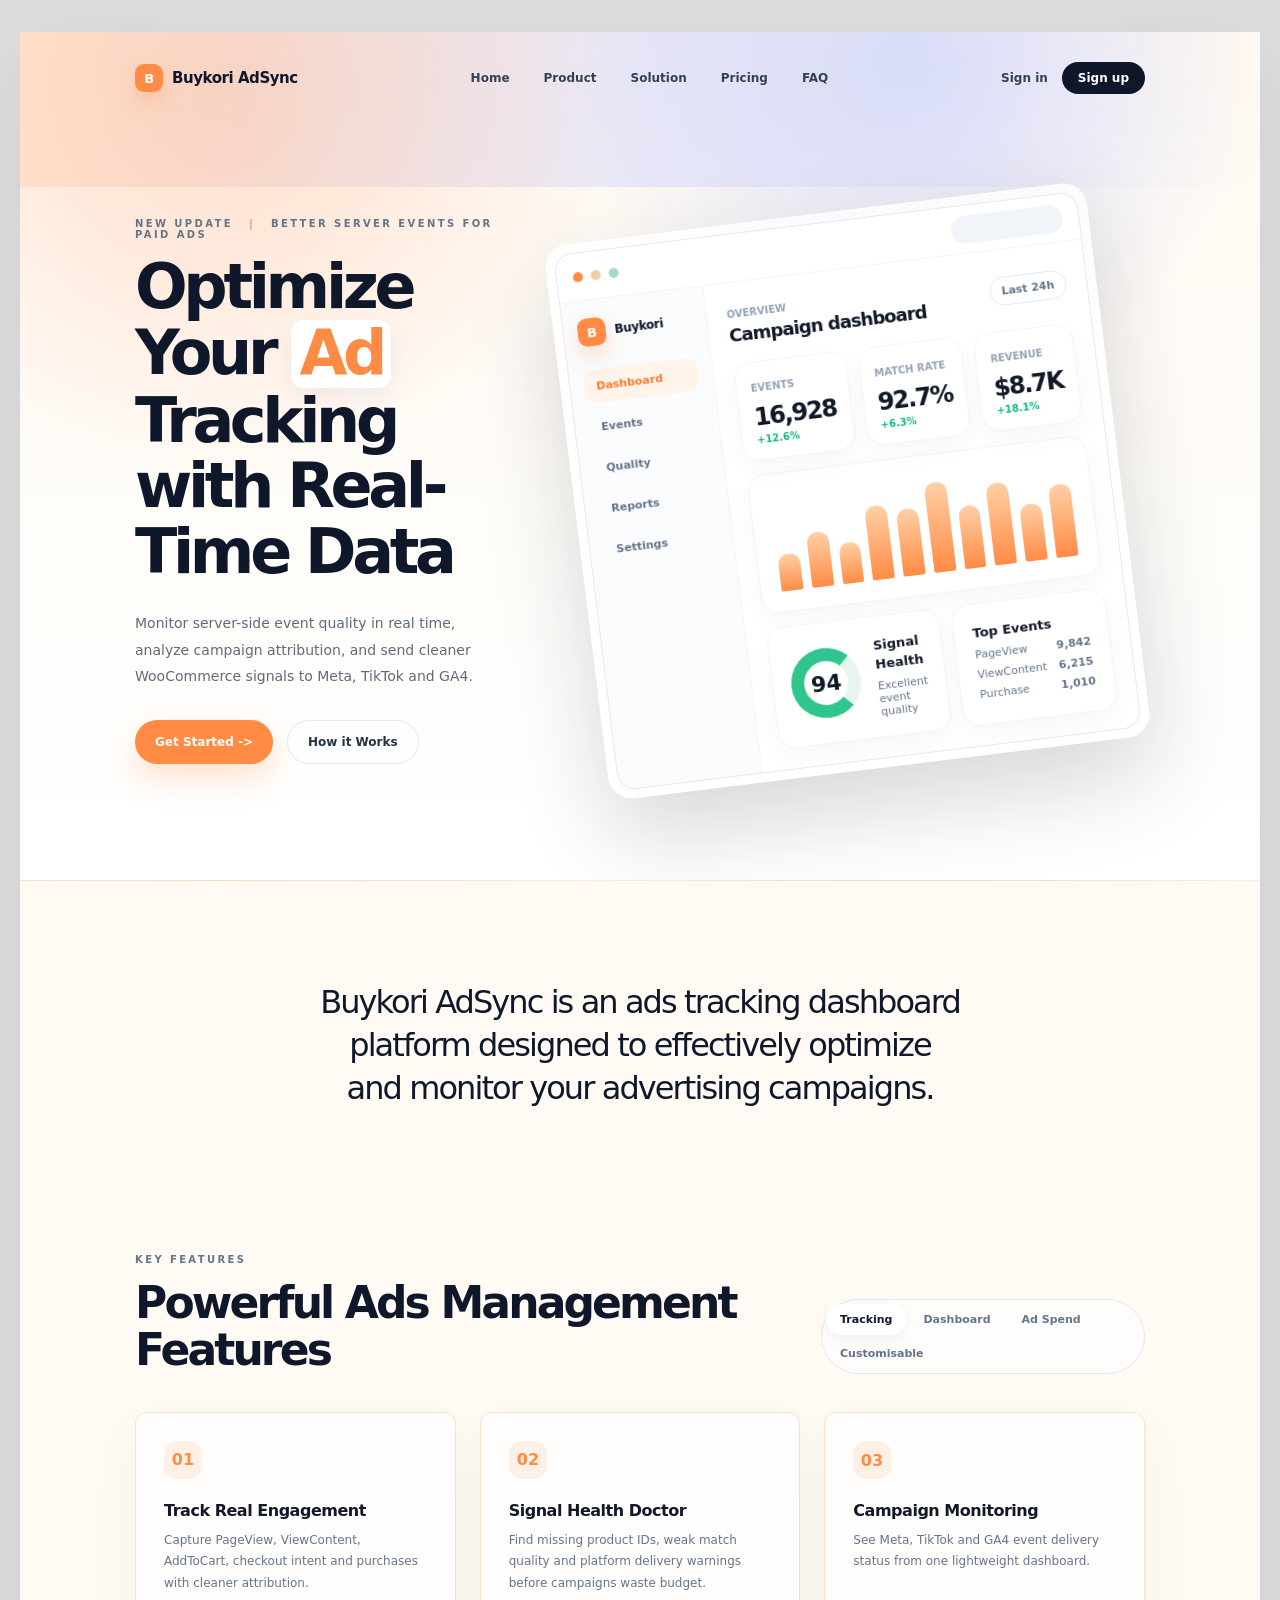
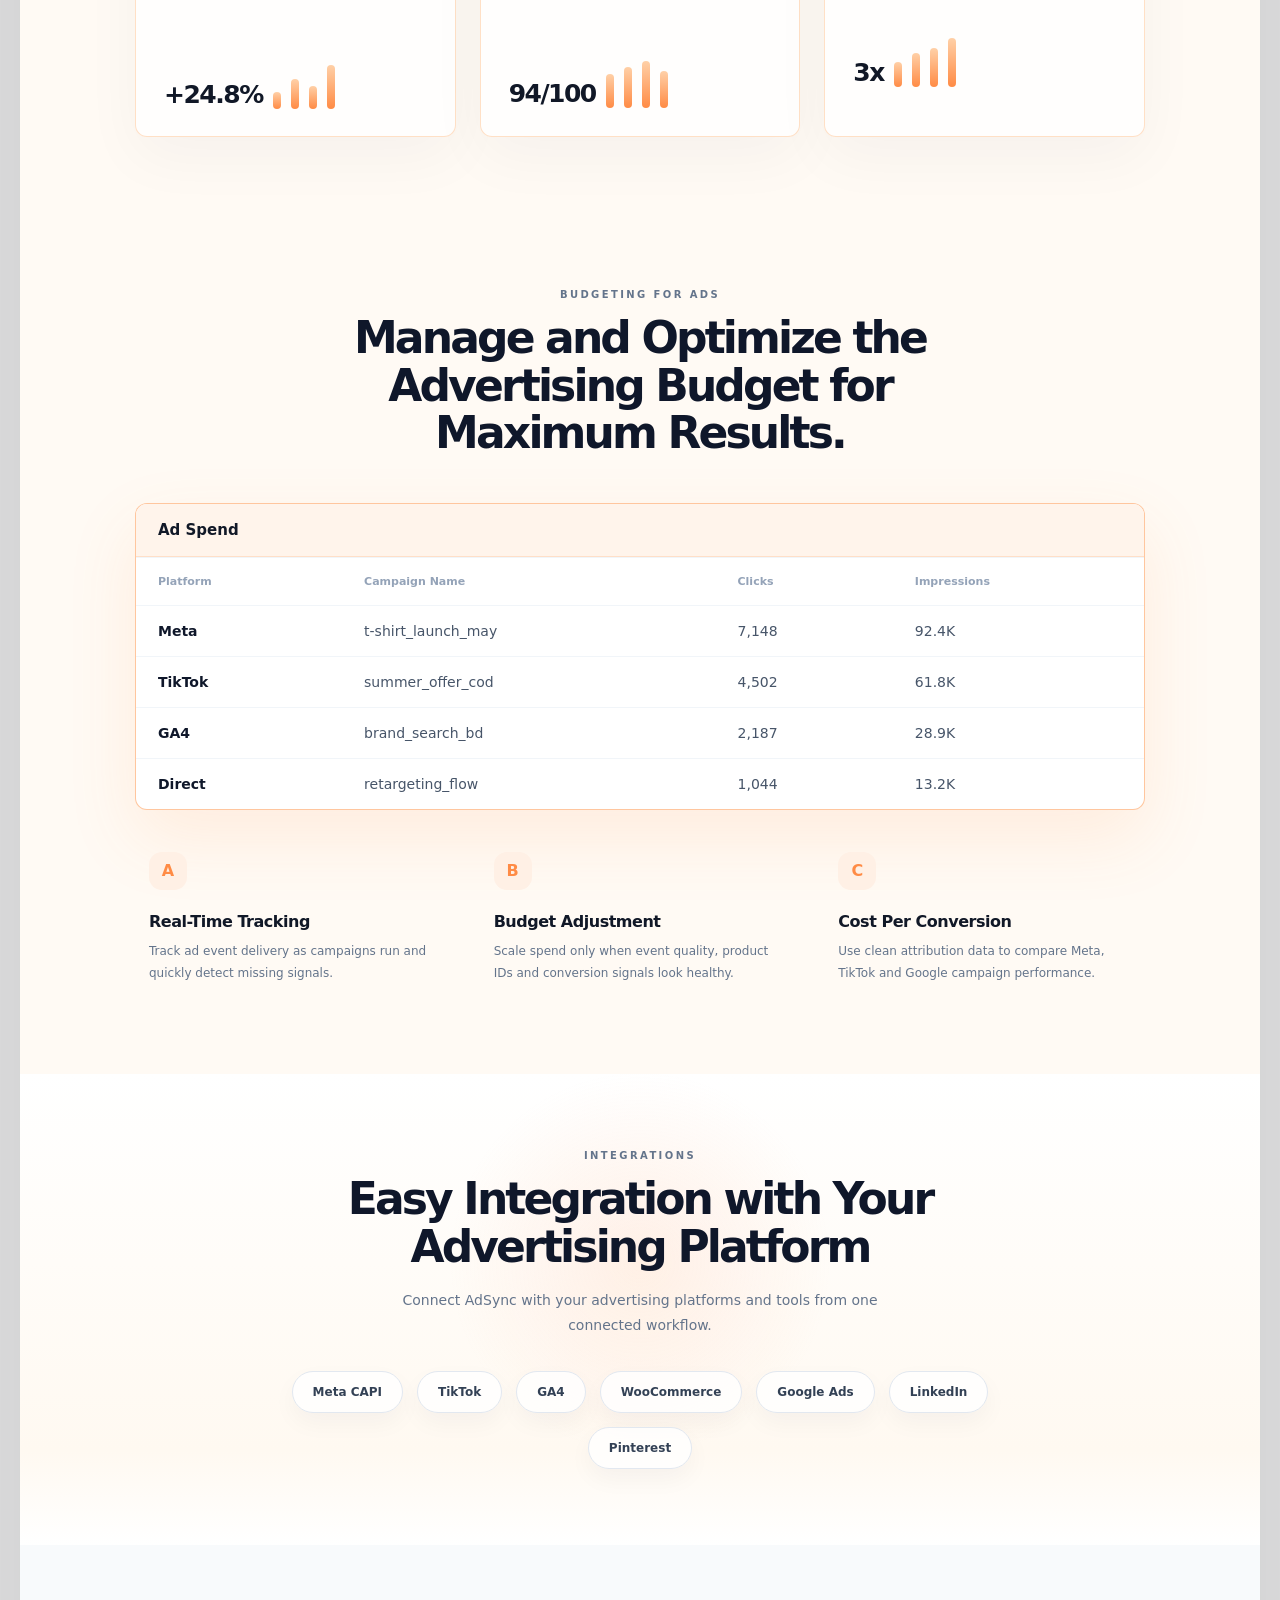
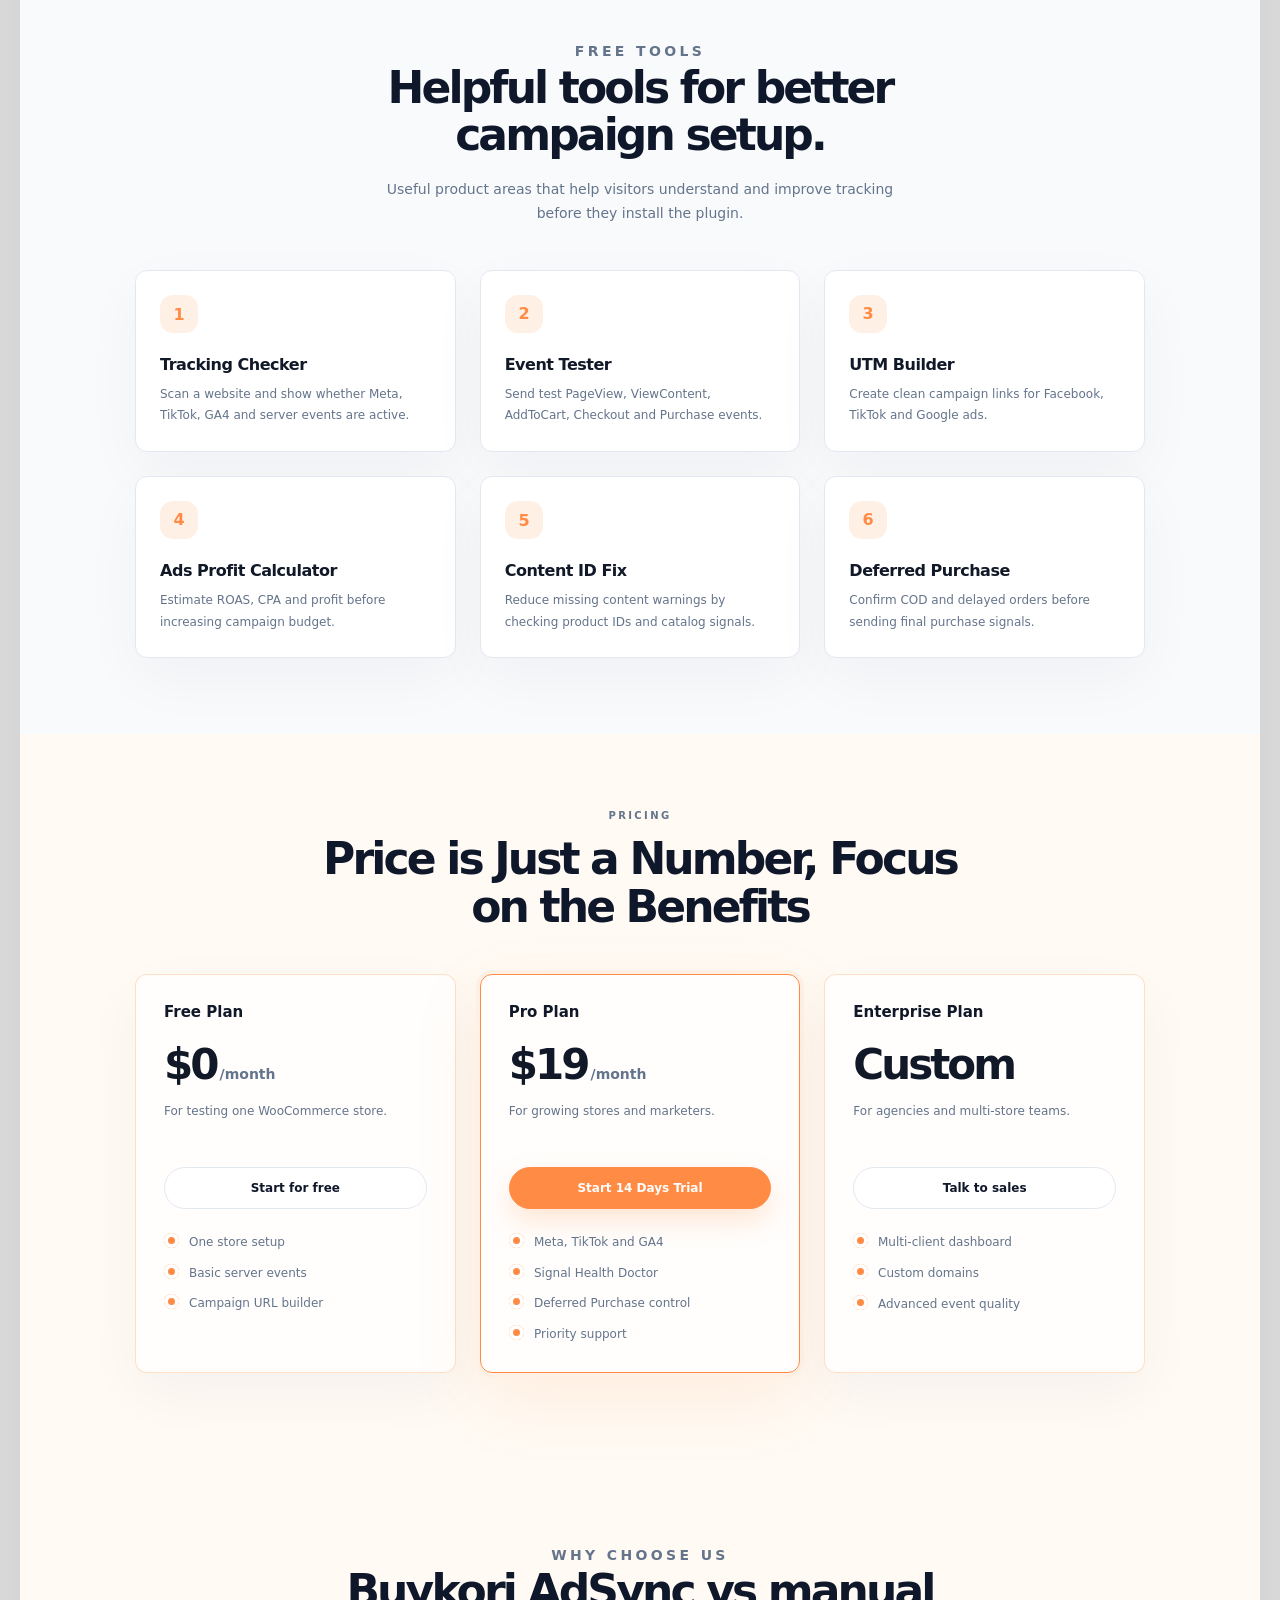
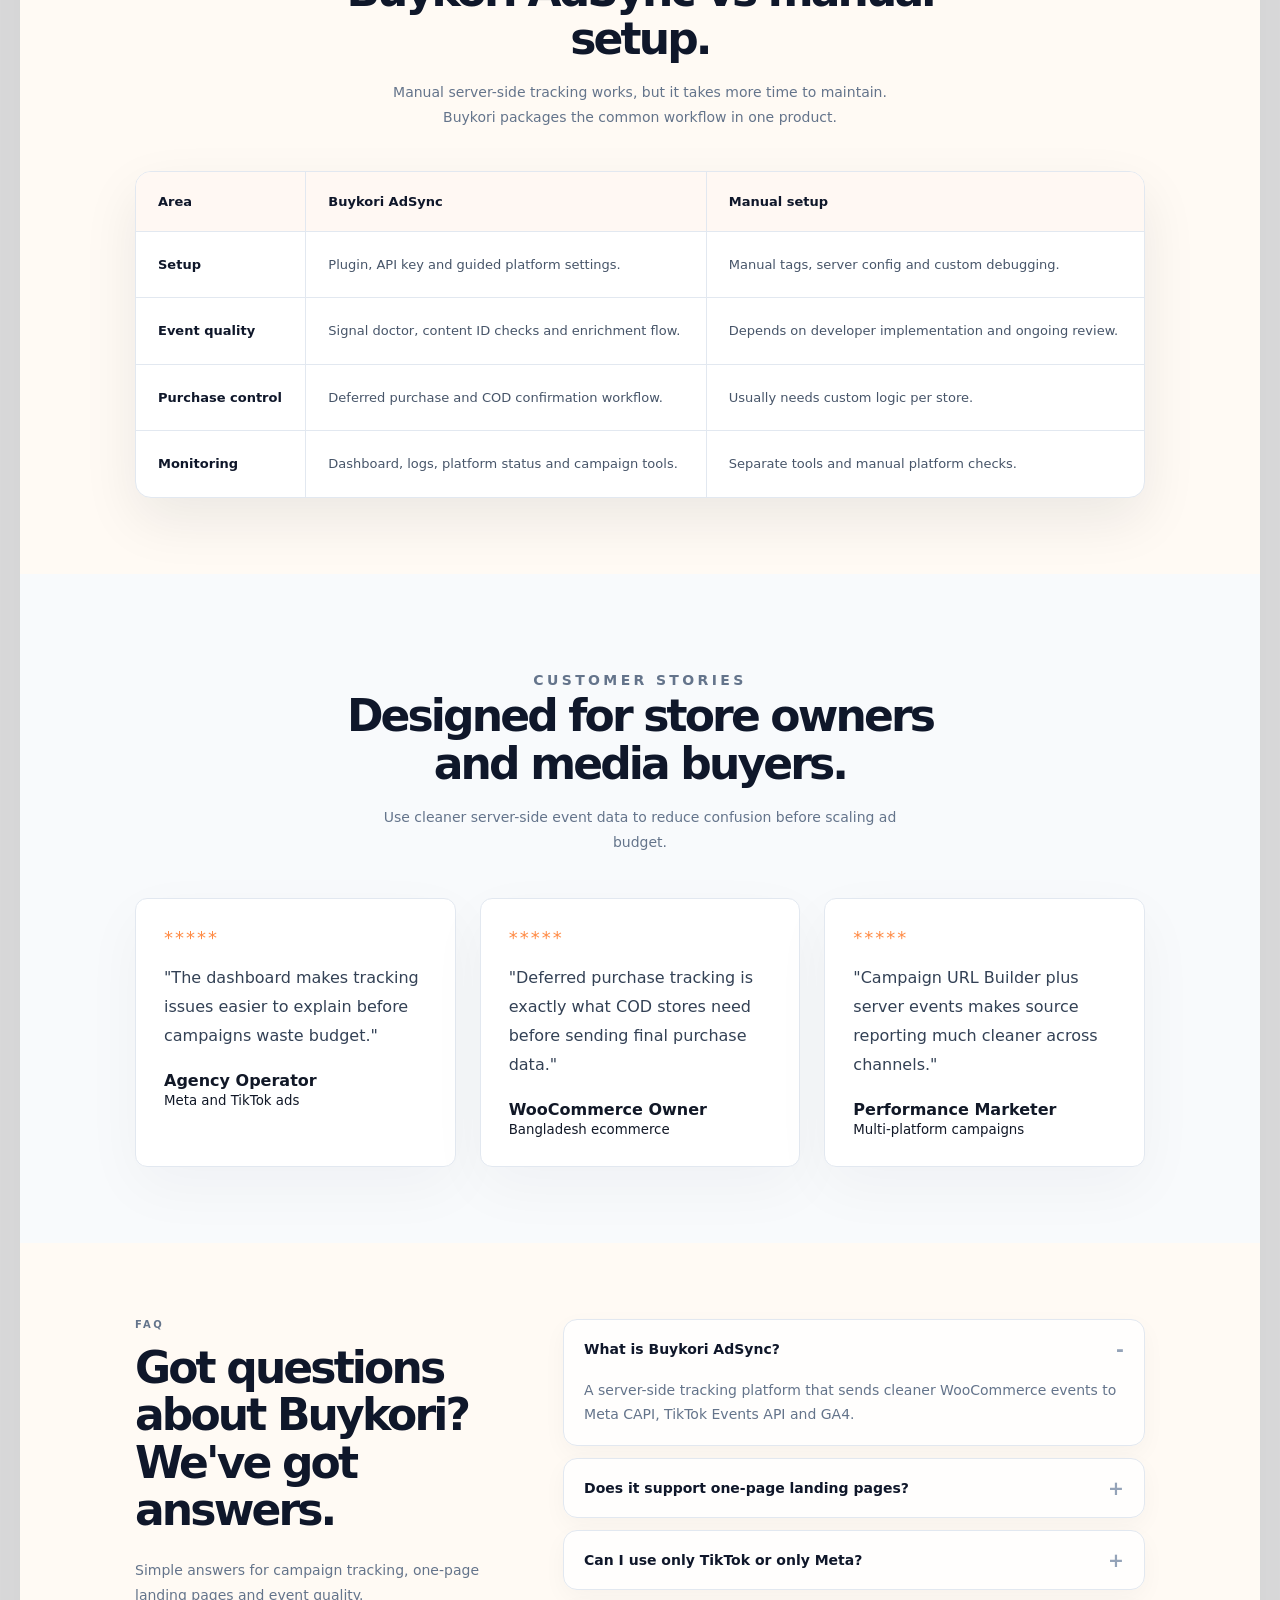
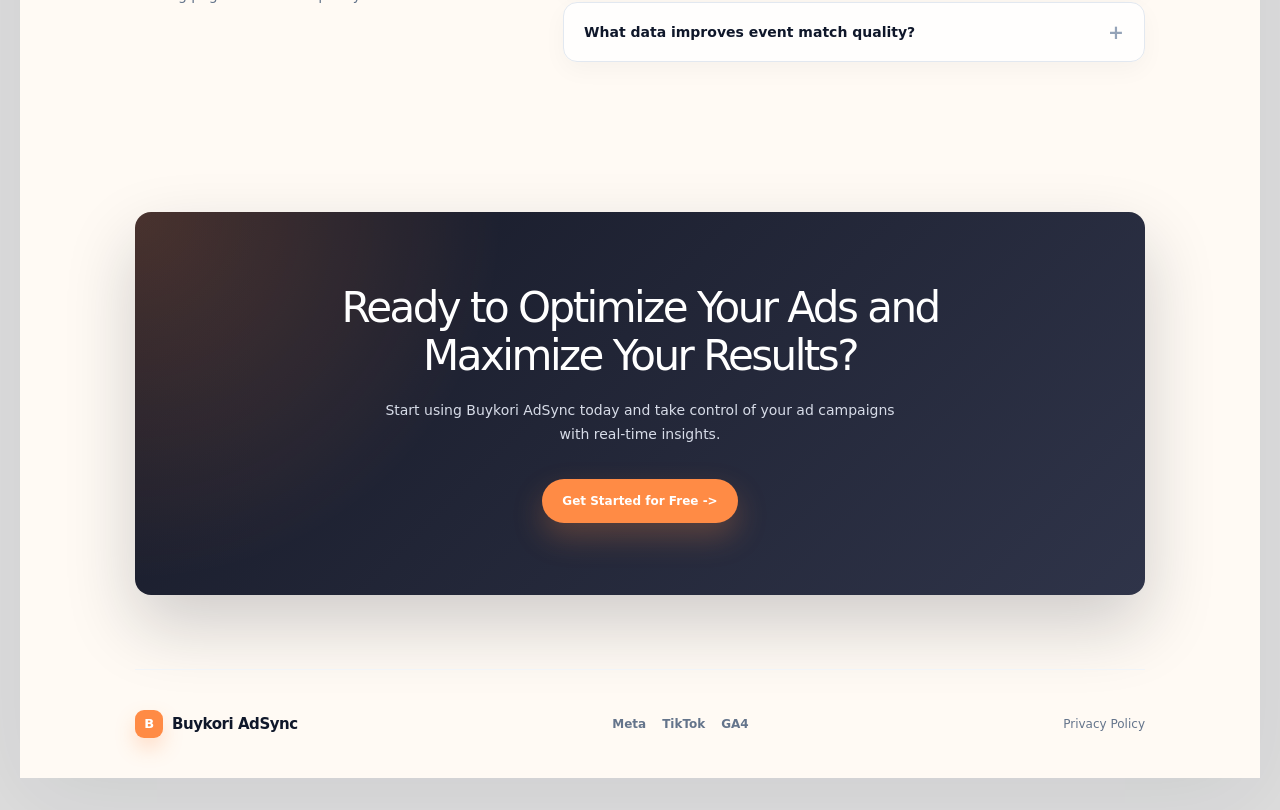
<file: site.html>
<!doctype html>
<html lang="en">
<head>
  <meta charset="utf-8" />
  <meta name="viewport" content="width=device-width, initial-scale=1" />
  <title>Buykori AdSync - Server-Side Ads Tracking</title>
  <meta name="description" content="Buykori AdSync sends cleaner WooCommerce server-side events to Meta CAPI, TikTok Events API and GA4." />
  <style>
    *{box-sizing:border-box}
    html{scroll-behavior:smooth}
    body{margin:0;min-width:320px;background:#dedede;color:#111827;font-family:Inter,ui-sans-serif,system-ui,-apple-system,BlinkMacSystemFont,"Segoe UI",sans-serif}
    a{text-decoration:none;color:inherit}
    button,input{font:inherit}
    .bk-page{min-height:100vh;padding:32px 20px;background:#dedede}
    .bk-canvas{width:min(100%,1240px);margin:auto;overflow:hidden;background:#fffaf4;box-shadow:0 24px 90px rgba(15,23,42,.08)}
    .bk-hero{position:relative;overflow:hidden;min-height:760px;background:radial-gradient(circle at 16% 8%,rgba(255,190,157,.46),transparent 30%),radial-gradient(circle at 72% 4%,rgba(192,203,255,.5),transparent 28%),linear-gradient(180deg,#fff8f1 0%,#fffdf9 58%,#fff 100%);border-bottom:1px solid rgba(255,193,143,.28)}
    .bk-hero:before{content:"";position:absolute;inset:0 0 auto;height:155px;background:linear-gradient(90deg,rgba(255,149,80,.16),rgba(177,188,255,.28),rgba(255,255,255,0))}
    .bk-nav,.bk-hero-grid,.bk-section,.bk-budget,.bk-pricing,.bk-faq,.bk-footer{width:min(100% - 48px,1010px);margin:auto}
    .bk-nav{position:relative;z-index:2;display:flex;align-items:center;justify-content:space-between;padding:30px 0}
    .bk-logo{display:flex;align-items:center;gap:9px;color:#0f172a;font-size:15px;letter-spacing:-.03em}
    .bk-logo span{display:grid;place-items:center;width:28px;height:28px;color:white;background:#ff8b45;border-radius:9px;box-shadow:0 10px 20px rgba(255,139,69,.25);font-size:13px;font-weight:900}
    .bk-nav nav{display:flex;gap:34px;color:#334155;font-size:12px;font-weight:650}
    .bk-nav nav a:hover,.bk-nav>div:last-child a:first-child:hover{color:#ff7a2f}
    .bk-nav>div:last-child{display:flex;align-items:center;gap:14px;color:#334155;font-size:12px;font-weight:750}
    .bk-dark{padding:9px 16px;color:#fff;background:#0f172a;border-radius:999px}
    .bk-hero-grid{position:relative;z-index:1;display:grid;grid-template-columns:.88fr 1.12fr;align-items:center;gap:56px;padding:88px 0 110px}
    .bk-eyebrow,.bk-kicker{margin:0 0 14px;color:#64748b;font-size:10px;font-weight:850;letter-spacing:.24em;text-transform:uppercase}
    .bk-eyebrow span{margin:0 10px;color:#ff8b45}
    .bk-hero h1{max-width:535px;margin:0;color:#0f172a;font-size:clamp(42px,5.6vw,62px);font-weight:620;letter-spacing:-.07em;line-height:1.06}
    .bk-hero mark{display:inline-flex;padding:0 8px 2px;color:#ff8b45;background:#fff;border-radius:12px;box-shadow:0 8px 24px rgba(15,23,42,.06)}
    .bk-sub{max-width:430px;margin:25px 0 0;color:#5f6b7a;font-size:14px;line-height:1.9}
    .bk-actions{display:flex;flex-wrap:wrap;gap:14px;margin-top:30px}
    .bk-orange,.bk-soft,.bk-cta a{display:inline-flex;align-items:center;justify-content:center;gap:8px;min-height:44px;padding:0 20px;border-radius:999px;font-size:12px;font-weight:850}
    .bk-orange,.bk-cta a{color:#fff;background:#ff8b45;box-shadow:0 14px 30px rgba(255,139,69,.25)}
    .bk-soft{color:#263244;background:rgba(255,255,255,.74);border:1px solid #e2e8f0}
    .bk-dashboard{width:100%;max-width:655px;margin:auto;padding:8px;border:1px solid rgba(255,255,255,.9);border-radius:24px;background:rgba(255,255,255,.75);box-shadow:0 38px 90px rgba(31,41,55,.18);transform:translateX(24px) rotate(-7deg);backdrop-filter:blur(12px)}
    .bk-window{overflow:hidden;border:1px solid rgba(226,232,240,.95);border-radius:18px;background:white}
    .bk-window-top{display:flex;align-items:center;gap:8px;height:48px;padding:0 16px;border-bottom:1px solid #f1f5f9}
    .bk-window-top i{width:10px;height:10px;border-radius:999px}
    .bk-window-top i:nth-child(1){background:#ff8b45}
    .bk-window-top i:nth-child(2){background:#f4cda8}
    .bk-window-top i:nth-child(3){background:#a9d8c7}
    .bk-window-top b{width:112px;height:28px;margin-left:auto;border-radius:999px;background:#f1f5f9}
    .bk-window-body{display:grid;grid-template-columns:144px 1fr}
    .bk-window aside{min-height:440px;padding:18px 14px;background:rgba(248,250,252,.75);border-right:1px solid #f1f5f9}
    .bk-window aside .bk-logo{margin-bottom:24px;font-size:12px}
    .bk-window aside p{margin:0 0 8px;padding:10px 12px;color:#64748b;border-radius:12px;font-size:11px;font-weight:650}
    .bk-window aside .active{color:#ff7a2f;background:#fff3ea}
    .bk-window main{padding:20px}
    .bk-dash-head,.bk-mini article:nth-child(2) p{display:flex;align-items:center;justify-content:space-between}
    .bk-dash-head small,.bk-metrics small{color:#94a3b8;font-size:10px;font-weight:850;text-transform:uppercase}
    .bk-dash-head h3{margin:3px 0 0;font-size:18px;letter-spacing:-.05em}
    .bk-dash-head>span{padding:7px 11px;color:#64748b;border:1px solid #e2e8f0;border-radius:999px;font-size:11px;font-weight:750}
    .bk-metrics{display:grid;grid-template-columns:repeat(3,1fr);gap:12px;margin-top:18px}
    .bk-metrics article,.bk-bars,.bk-mini article{border:1px solid #f1f5f9;border-radius:18px;background:white;box-shadow:0 10px 24px rgba(15,23,42,.035)}
    .bk-metrics article{padding:14px}
    .bk-metrics strong{display:block;margin-top:8px;font-size:24px;letter-spacing:-.07em}
    .bk-metrics em{display:block;margin-top:3px;color:#10b981;font-size:10px;font-style:normal;font-weight:850}
    .bk-bars{display:flex;align-items:flex-end;gap:9px;height:140px;margin-top:14px;padding:20px}
    .bk-bars span{flex:1;min-width:8px;border-radius:10px 10px 2px 2px;background:linear-gradient(180deg,#ffd0a7,#ff8b45)}
    .bk-mini{display:grid;grid-template-columns:1fr 1fr;gap:12px;margin-top:14px}
    .bk-mini article{padding:18px}
    .bk-mini article:first-child{display:flex;align-items:center;gap:16px}
    .bk-mini b{font-size:13px}
    .bk-mini p{margin:7px 0 0;color:#64748b;font-size:11px}
    .bk-ring{display:grid;place-items:center;flex:0 0 auto;width:70px;height:70px;color:#0f172a;border:13px solid #30c58d;border-right-color:#e8f4ee;border-radius:999px;background:white;font-size:22px;font-weight:850}
    .bk-intro{padding:100px 24px 68px;text-align:center}
    .bk-intro p{max-width:640px;margin:auto;color:#0f172a;font-size:clamp(24px,3.2vw,32px);font-weight:540;letter-spacing:-.06em;line-height:1.34}
    .bk-section,.bk-budget,.bk-integrations,.bk-pricing,.bk-faq,.bk-tools,.bk-comparison,.bk-testimonials{padding:76px 0}
    .bk-section-head{display:flex;align-items:end;justify-content:space-between;gap:24px;margin-bottom:38px}
    .bk-section h2,.bk-budget h2,.bk-integrations h2,.bk-pricing h2,.bk-faq h2,.bk-tools h2,.bk-comparison h2,.bk-testimonials h2{margin:0;color:#0f172a;font-size:clamp(32px,4vw,44px);font-weight:560;letter-spacing:-.065em;line-height:1.08}
    .bk-tabs{display:flex;flex-wrap:wrap;gap:3px;padding:4px;color:#64748b;border:1px solid #e2e8f0;border-radius:999px;background:rgba(255,255,255,.7);font-size:11px;font-weight:750}
    .bk-tabs span{padding:9px 14px;border-radius:999px}
    .bk-tabs span:first-child{color:#0f172a;background:white;box-shadow:0 5px 16px rgba(15,23,42,.05)}
    .bk-feature-grid,.bk-budget-notes,.bk-plan-grid,.bk-tools-grid,.bk-testimonial-grid{display:grid;grid-template-columns:repeat(3,1fr);gap:24px}
    .bk-feature-grid article,.bk-plan-grid article,.bk-tools-grid article,.bk-testimonial-grid article{border:1px solid rgba(255,193,143,.5);border-radius:12px;background:rgba(255,255,255,.78);box-shadow:0 20px 60px rgba(15,23,42,.04);backdrop-filter:blur(10px)}
    .bk-feature-grid article{min-height:250px;padding:28px}
    .bk-feature-grid i,.bk-budget-notes .dot,.bk-tools-grid i{display:grid;place-items:center;width:38px;height:38px;color:#ff8b45;border-radius:13px;background:#fff0e5;font-style:normal;font-weight:900}
    .bk-feature-grid h3,.bk-budget-notes h3,.bk-tools-grid h3{margin:22px 0 0;font-size:16px;letter-spacing:-.03em}
    .bk-feature-grid p,.bk-budget-notes p,.bk-tools-grid p{margin:10px 0 0;color:#64748b;font-size:12px;line-height:1.8}
    .bk-feature-grid article div:last-child{display:flex;align-items:end;gap:10px;margin-top:30px}
    .bk-feature-grid strong{font-size:25px;letter-spacing:-.06em}
    .bk-spark{display:flex;align-items:end;gap:6px;height:54px;color:#ff8b45}
    .bk-spark span{width:8px;border-radius:999px;background:linear-gradient(180deg,#ffd0a7,#ff8b45)}
    .bk-budget,.bk-integrations,.bk-pricing,.bk-tools,.bk-comparison,.bk-testimonials{text-align:center}
    .bk-budget h2,.bk-integrations h2,.bk-pricing h2,.bk-tools h2,.bk-comparison h2,.bk-testimonials h2{max-width:680px;margin:auto}
    .bk-table{overflow:hidden;margin-top:46px;border:1px solid rgba(255,177,121,.72);border-radius:12px;background:white;box-shadow:0 28px 70px rgba(255,139,69,.12);text-align:left}
    .bk-table h3{margin:0;padding:17px 22px;border-bottom:1px solid #ffdfc8;background:#fff4eb;font-size:15px}
    .bk-table table{width:100%;min-width:640px;border-collapse:collapse;font-size:14px}
    .bk-table th,.bk-table td{padding:17px 22px;border-top:1px solid #f1f5f9}
    .bk-table th{color:#94a3b8;font-size:11px;text-align:left}
    .bk-table td:first-child{color:#0f172a;font-weight:750}
    .bk-table td{color:#475569}
    .bk-budget-notes{margin-top:28px;text-align:left}
    .bk-budget-notes article{padding:14px}
    .bk-integrations{padding-inline:24px;background:radial-gradient(circle at 50% 40%,rgba(255,190,157,.2),transparent 28%),linear-gradient(180deg,#fff,#fff9f1 80%,#fff)}
    .bk-integrations>p:not(.bk-kicker),.bk-tools>p,.bk-comparison>p,.bk-testimonials>p{max-width:520px;margin:18px auto 0;color:#64748b;font-size:14px;line-height:1.75}
    .bk-logo-cloud{display:flex;flex-wrap:wrap;justify-content:center;gap:14px;max-width:720px;margin:34px auto 0}
    .bk-logo-cloud span{padding:13px 20px;color:#334155;border:1px solid #e2e8f0;border-radius:999px;background:rgba(255,255,255,.82);box-shadow:0 10px 24px rgba(15,23,42,.04);font-size:12px;font-weight:850}
    .bk-plan-grid{margin-top:44px;text-align:left}
    .bk-plan-grid article{padding:28px}
    .bk-plan-grid .featured{border-color:#ff8b45;box-shadow:0 0 0 4px #fff0e5,0 24px 70px rgba(255,139,69,.12)}
    .bk-plan-grid h3{margin:0;font-size:15px}
    .bk-plan-grid>article>strong{display:block;margin-top:19px;font-size:42px;letter-spacing:-.07em}
    .bk-plan-grid strong span{margin-left:3px;color:#64748b;font-size:14px;font-weight:650;letter-spacing:0}
    .bk-plan-grid>article>p{min-height:44px;color:#64748b;font-size:12px;line-height:1.7}
    .bk-plan-grid article>a{display:flex;align-items:center;justify-content:center;min-height:42px;margin-top:22px;color:#0f172a;border:1px solid #e2e8f0;border-radius:999px;background:white;font-size:12px;font-weight:850}
    .bk-plan-grid .featured>a{color:white;border-color:#ff8b45;background:#ff8b45;box-shadow:0 12px 28px rgba(255,139,69,.22)}
    .bk-plan-grid ul{display:grid;gap:12px;margin:24px 0 0;padding:0;list-style:none}
    .bk-plan-grid li{display:flex;gap:10px;color:#64748b;font-size:12px;line-height:1.55}
    .bk-plan-grid li:before{content:"";width:15px;height:15px;flex:0 0 auto;border-radius:50%;background:#ff8b45;box-shadow:inset 0 0 0 4px white}
    .bk-tools{background:#f8fafc;padding-inline:24px}
    .bk-tools-grid{width:min(100%,1010px);margin:44px auto 0;text-align:left}
    .bk-tools-grid article{min-height:150px;padding:24px;border-color:#e2e8f0;background:white}
    .bk-comparison{padding-inline:24px}
    .bk-comparison-table{width:min(100%,1010px);margin:42px auto 0;overflow:auto;border:1px solid #e2e8f0;border-radius:16px;background:white;box-shadow:0 22px 55px rgba(15,23,42,.08);text-align:left}
    .bk-comparison table{width:100%;min-width:760px;border-collapse:collapse}
    .bk-comparison th,.bk-comparison td{padding:22px;border-right:1px solid #e2e8f0;border-bottom:1px solid #e2e8f0}
    .bk-comparison tr:last-child td{border-bottom:0}
    .bk-comparison th:last-child,.bk-comparison td:last-child{border-right:0}
    .bk-comparison th{background:#fff8f3;color:#0f172a;font-size:13px}
    .bk-comparison td{color:#475569;font-size:13px;line-height:1.65}
    .bk-comparison td strong{color:#0f172a}
    .bk-testimonials{background:#f8fafc;padding-inline:24px}
    .bk-testimonial-grid{width:min(100%,1010px);margin:44px auto 0;text-align:left}
    .bk-testimonial-grid article{padding:28px;border-color:#e2e8f0;background:white}
    .bk-stars{color:#ff8b45;letter-spacing:2px;font-size:18px}
    .bk-testimonial-grid p{color:#334155;line-height:1.8}
    .bk-testimonial-grid strong{display:block;margin-top:20px}
    .bk-faq{display:grid;grid-template-columns:.78fr 1.22fr;gap:56px}
    .bk-faq>div:first-child>p:not(.bk-kicker){max-width:370px;margin-top:24px;color:#64748b;font-size:14px;line-height:1.8}
    .bk-faq-list{display:grid;gap:12px}
    .bk-faq-list details{overflow:hidden;border:1px solid #e2e8f0;border-radius:14px;background:rgba(255,255,255,.86);box-shadow:0 8px 24px rgba(15,23,42,.035)}
    .bk-faq-list summary{display:flex;align-items:center;justify-content:space-between;gap:20px;width:100%;padding:18px 20px;color:#0f172a;cursor:pointer;text-align:left;font-size:14px;font-weight:850;list-style:none}
    .bk-faq-list summary::-webkit-details-marker{display:none}
    .bk-faq-list summary:after{content:"+";color:#94a3b8;font-size:19px}
    .bk-faq-list details[open] summary:after{content:"-"}
    .bk-faq-list p{margin:0;padding:0 20px 18px;color:#64748b;font-size:14px;line-height:1.75}
    .bk-cta{width:min(100% - 48px,1010px);margin:74px auto;padding:72px 34px;color:white;border-radius:16px;background:radial-gradient(circle at top left,rgba(255,139,69,.22),transparent 34%),linear-gradient(135deg,#161927,#2f3449);box-shadow:0 30px 70px rgba(15,23,42,.2);text-align:center}
    .bk-cta h2{max-width:620px;margin:auto;font-size:clamp(30px,4vw,42px);font-weight:540;letter-spacing:-.06em;line-height:1.16}
    .bk-cta p{max-width:540px;margin:18px auto 0;color:#d7dce8;font-size:14px;line-height:1.7}
    .bk-cta a{margin-top:32px}
    .bk-footer{display:flex;align-items:center;justify-content:space-between;gap:20px;padding:40px 0;border-top:1px solid #f1f5f9;color:#64748b;font-size:12px}
    .bk-footer>div{display:flex;align-items:center;gap:16px;font-weight:750}
    @media(max-width:980px){
      .bk-hero-grid,.bk-faq{grid-template-columns:1fr}
      .bk-hero-grid{gap:50px;padding-top:56px}
      .bk-dashboard{transform:none}
      .bk-feature-grid,.bk-budget-notes,.bk-plan-grid,.bk-metrics,.bk-mini,.bk-tools-grid,.bk-testimonial-grid{grid-template-columns:1fr}
      .bk-section-head{display:grid;align-items:start}
    }
    @media(max-width:740px){
      .bk-page{padding:0}
      .bk-canvas{width:100%}
      .bk-nav,.bk-hero-grid,.bk-section,.bk-budget,.bk-pricing,.bk-faq,.bk-footer,.bk-cta{width:min(100% - 32px,1010px)}
      .bk-nav nav{display:none}
      .bk-nav>div:last-child a:first-child{display:none}
      .bk-hero{min-height:auto}
      .bk-hero h1{font-size:43px}
      .bk-window-body{grid-template-columns:1fr}
      .bk-window aside{display:none}
      .bk-window main{padding:14px}
      .bk-tabs{border-radius:18px}
      .bk-table{overflow-x:auto}
      .bk-footer{flex-direction:column;align-items:flex-start}
    }
  </style>
</head>
<body>
  <div class="bk-page">
    <div class="bk-canvas">
      <section class="bk-hero">
        <header class="bk-nav">
          <a class="bk-logo" href="/"><span>B</span><strong>Buykori AdSync</strong></a>
          <nav aria-label="Main navigation">
            <a href="#features">Home</a>
            <a href="#product">Product</a>
            <a href="#solution">Solution</a>
            <a href="#pricing">Pricing</a>
            <a href="#faq">FAQ</a>
          </nav>
          <div><a href="/client">Sign in</a><a class="bk-dark" href="/client">Sign up</a></div>
        </header>

        <div class="bk-hero-grid">
          <div>
            <p class="bk-eyebrow">New update <span>|</span> Better server events for paid ads</p>
            <h1>Optimize Your <mark>Ad</mark> Tracking with Real-Time Data</h1>
            <p class="bk-sub">Monitor server-side event quality in real time, analyze campaign attribution, and send cleaner WooCommerce signals to Meta, TikTok and GA4.</p>
            <div class="bk-actions"><a class="bk-orange" href="#pricing">Get Started -></a><a class="bk-soft" href="#features">How it Works</a></div>
          </div>
          <div class="bk-dashboard" aria-label="Buykori dashboard preview">
            <div class="bk-window">
              <div class="bk-window-top"><i></i><i></i><i></i><b></b></div>
              <div class="bk-window-body">
                <aside>
                  <div class="bk-logo"><span>B</span><strong>Buykori</strong></div>
                  <p class="active">Dashboard</p><p>Events</p><p>Quality</p><p>Reports</p><p>Settings</p>
                </aside>
                <main>
                  <div class="bk-dash-head"><div><small>Overview</small><h3>Campaign dashboard</h3></div><span>Last 24h</span></div>
                  <div class="bk-metrics"><article><small>Events</small><strong>16,928</strong><em>+12.6%</em></article><article><small>Match Rate</small><strong>92.7%</strong><em>+6.3%</em></article><article><small>Revenue</small><strong>$8.7K</strong><em>+18.1%</em></article></div>
                  <div class="bk-bars" aria-hidden="true"><span style="height:38%"></span><span style="height:56%"></span><span style="height:42%"></span><span style="height:76%"></span><span style="height:68%"></span><span style="height:92%"></span><span style="height:64%"></span><span style="height:84%"></span><span style="height:58%"></span><span style="height:74%"></span></div>
                  <div class="bk-mini">
                    <article><div class="bk-ring">94</div><div><b>Signal Health</b><p>Excellent event quality</p></div></article>
                    <article><b>Top Events</b><p><span>PageView</span><strong>9,842</strong></p><p><span>ViewContent</span><strong>6,215</strong></p><p><span>Purchase</span><strong>1,010</strong></p></article>
                  </div>
                </main>
              </div>
            </div>
          </div>
        </div>
      </section>

      <section class="bk-intro" id="product"><p>Buykori AdSync is an ads tracking dashboard platform designed to effectively optimize and monitor your advertising campaigns.</p></section>

      <section id="features" class="bk-section">
        <div class="bk-section-head"><div><p class="bk-kicker">Key features</p><h2>Powerful Ads Management Features</h2></div><div class="bk-tabs"><span>Tracking</span><span>Dashboard</span><span>Ad Spend</span><span>Customisable</span></div></div>
        <div class="bk-feature-grid">
          <article><i>01</i><h3>Track Real Engagement</h3><p>Capture PageView, ViewContent, AddToCart, checkout intent and purchases with cleaner attribution.</p><div><strong>+24.8%</strong><div class="bk-spark"><span style="height:30%"></span><span style="height:54%"></span><span style="height:42%"></span><span style="height:80%"></span></div></div></article>
          <article><i>02</i><h3>Signal Health Doctor</h3><p>Find missing product IDs, weak match quality and platform delivery warnings before campaigns waste budget.</p><div><strong>94/100</strong><div class="bk-spark"><span style="height:64%"></span><span style="height:76%"></span><span style="height:88%"></span><span style="height:70%"></span></div></div></article>
          <article><i>03</i><h3>Campaign Monitoring</h3><p>See Meta, TikTok and GA4 event delivery status from one lightweight dashboard.</p><div><strong>3x</strong><div class="bk-spark"><span style="height:46%"></span><span style="height:62%"></span><span style="height:72%"></span><span style="height:90%"></span></div></div></article>
        </div>
      </section>

      <section id="solution" class="bk-budget">
        <p class="bk-kicker">Budgeting for ads</p><h2>Manage and Optimize the Advertising Budget for Maximum Results.</h2>
        <div class="bk-table"><h3>Ad Spend</h3><table><thead><tr><th>Platform</th><th>Campaign Name</th><th>Clicks</th><th>Impressions</th></tr></thead><tbody><tr><td>Meta</td><td>t-shirt_launch_may</td><td>7,148</td><td>92.4K</td></tr><tr><td>TikTok</td><td>summer_offer_cod</td><td>4,502</td><td>61.8K</td></tr><tr><td>GA4</td><td>brand_search_bd</td><td>2,187</td><td>28.9K</td></tr><tr><td>Direct</td><td>retargeting_flow</td><td>1,044</td><td>13.2K</td></tr></tbody></table></div>
        <div class="bk-budget-notes"><article><span class="dot">A</span><h3>Real-Time Tracking</h3><p>Track ad event delivery as campaigns run and quickly detect missing signals.</p></article><article><span class="dot">B</span><h3>Budget Adjustment</h3><p>Scale spend only when event quality, product IDs and conversion signals look healthy.</p></article><article><span class="dot">C</span><h3>Cost Per Conversion</h3><p>Use clean attribution data to compare Meta, TikTok and Google campaign performance.</p></article></div>
      </section>

      <section class="bk-integrations">
        <p class="bk-kicker">Integrations</p><h2>Easy Integration with Your Advertising Platform</h2><p>Connect AdSync with your advertising platforms and tools from one connected workflow.</p>
        <div class="bk-logo-cloud"><span>Meta CAPI</span><span>TikTok</span><span>GA4</span><span>WooCommerce</span><span>Google Ads</span><span>LinkedIn</span><span>Pinterest</span></div>
      </section>

      <section class="bk-tools">
        <p class="bk-kicker">Free tools</p><h2>Helpful tools for better campaign setup.</h2><p>Useful product areas that help visitors understand and improve tracking before they install the plugin.</p>
        <div class="bk-tools-grid"><article><i>1</i><h3>Tracking Checker</h3><p>Scan a website and show whether Meta, TikTok, GA4 and server events are active.</p></article><article><i>2</i><h3>Event Tester</h3><p>Send test PageView, ViewContent, AddToCart, Checkout and Purchase events.</p></article><article><i>3</i><h3>UTM Builder</h3><p>Create clean campaign links for Facebook, TikTok and Google ads.</p></article><article><i>4</i><h3>Ads Profit Calculator</h3><p>Estimate ROAS, CPA and profit before increasing campaign budget.</p></article><article><i>5</i><h3>Content ID Fix</h3><p>Reduce missing content warnings by checking product IDs and catalog signals.</p></article><article><i>6</i><h3>Deferred Purchase</h3><p>Confirm COD and delayed orders before sending final purchase signals.</p></article></div>
      </section>

      <section id="pricing" class="bk-pricing">
        <p class="bk-kicker">Pricing</p><h2>Price is Just a Number, Focus on the Benefits</h2>
        <div class="bk-plan-grid"><article><h3>Free Plan</h3><strong>$0<span>/month</span></strong><p>For testing one WooCommerce store.</p><a href="/client">Start for free</a><ul><li>One store setup</li><li>Basic server events</li><li>Campaign URL builder</li></ul></article><article class="featured"><h3>Pro Plan</h3><strong>$19<span>/month</span></strong><p>For growing stores and marketers.</p><a href="/client">Start 14 Days Trial</a><ul><li>Meta, TikTok and GA4</li><li>Signal Health Doctor</li><li>Deferred Purchase control</li><li>Priority support</li></ul></article><article><h3>Enterprise Plan</h3><strong>Custom</strong><p>For agencies and multi-store teams.</p><a href="/client">Talk to sales</a><ul><li>Multi-client dashboard</li><li>Custom domains</li><li>Advanced event quality</li></ul></article></div>
      </section>

      <section class="bk-comparison">
        <p class="bk-kicker">Why choose us</p><h2>Buykori AdSync vs manual setup.</h2><p>Manual server-side tracking works, but it takes more time to maintain. Buykori packages the common workflow in one product.</p>
        <div class="bk-comparison-table"><table><thead><tr><th>Area</th><th>Buykori AdSync</th><th>Manual setup</th></tr></thead><tbody><tr><td><strong>Setup</strong></td><td>Plugin, API key and guided platform settings.</td><td>Manual tags, server config and custom debugging.</td></tr><tr><td><strong>Event quality</strong></td><td>Signal doctor, content ID checks and enrichment flow.</td><td>Depends on developer implementation and ongoing review.</td></tr><tr><td><strong>Purchase control</strong></td><td>Deferred purchase and COD confirmation workflow.</td><td>Usually needs custom logic per store.</td></tr><tr><td><strong>Monitoring</strong></td><td>Dashboard, logs, platform status and campaign tools.</td><td>Separate tools and manual platform checks.</td></tr></tbody></table></div>
      </section>

      <section class="bk-testimonials">
        <p class="bk-kicker">Customer stories</p><h2>Designed for store owners and media buyers.</h2><p>Use cleaner server-side event data to reduce confusion before scaling ad budget.</p>
        <div class="bk-testimonial-grid"><article><div class="bk-stars">*****</div><p>"The dashboard makes tracking issues easier to explain before campaigns waste budget."</p><strong>Agency Operator</strong><small>Meta and TikTok ads</small></article><article><div class="bk-stars">*****</div><p>"Deferred purchase tracking is exactly what COD stores need before sending final purchase data."</p><strong>WooCommerce Owner</strong><small>Bangladesh ecommerce</small></article><article><div class="bk-stars">*****</div><p>"Campaign URL Builder plus server events makes source reporting much cleaner across channels."</p><strong>Performance Marketer</strong><small>Multi-platform campaigns</small></article></div>
      </section>

      <section id="faq" class="bk-faq">
        <div><p class="bk-kicker">FAQ</p><h2>Got questions about Buykori? We've got answers.</h2><p>Simple answers for campaign tracking, one-page landing pages and event quality.</p></div>
        <div class="bk-faq-list"><details open><summary>What is Buykori AdSync?</summary><p>A server-side tracking platform that sends cleaner WooCommerce events to Meta CAPI, TikTok Events API and GA4.</p></details><details><summary>Does it support one-page landing pages?</summary><p>Yes. One-page mode can wait for real checkout intent before sending InitiateCheckout.</p></details><details><summary>Can I use only TikTok or only Meta?</summary><p>Yes. Platform toggles can control which destination receives events for each store.</p></details><details><summary>What data improves event match quality?</summary><p>Content IDs, value, currency, click IDs, user agent, IP and hashed customer fields help platforms match events better.</p></details></div>
      </section>

      <section class="bk-cta"><h2>Ready to Optimize Your Ads and Maximize Your Results?</h2><p>Start using Buykori AdSync today and take control of your ad campaigns with real-time insights.</p><a href="/client">Get Started for Free -></a></section>
      <footer class="bk-footer"><a class="bk-logo" href="/"><span>B</span><strong>Buykori AdSync</strong></a><div><span>Meta</span><span>TikTok</span><span>GA4</span></div><a href="#">Privacy Policy</a></footer>
    </div>
  </div>
</body>
</html>
</file>
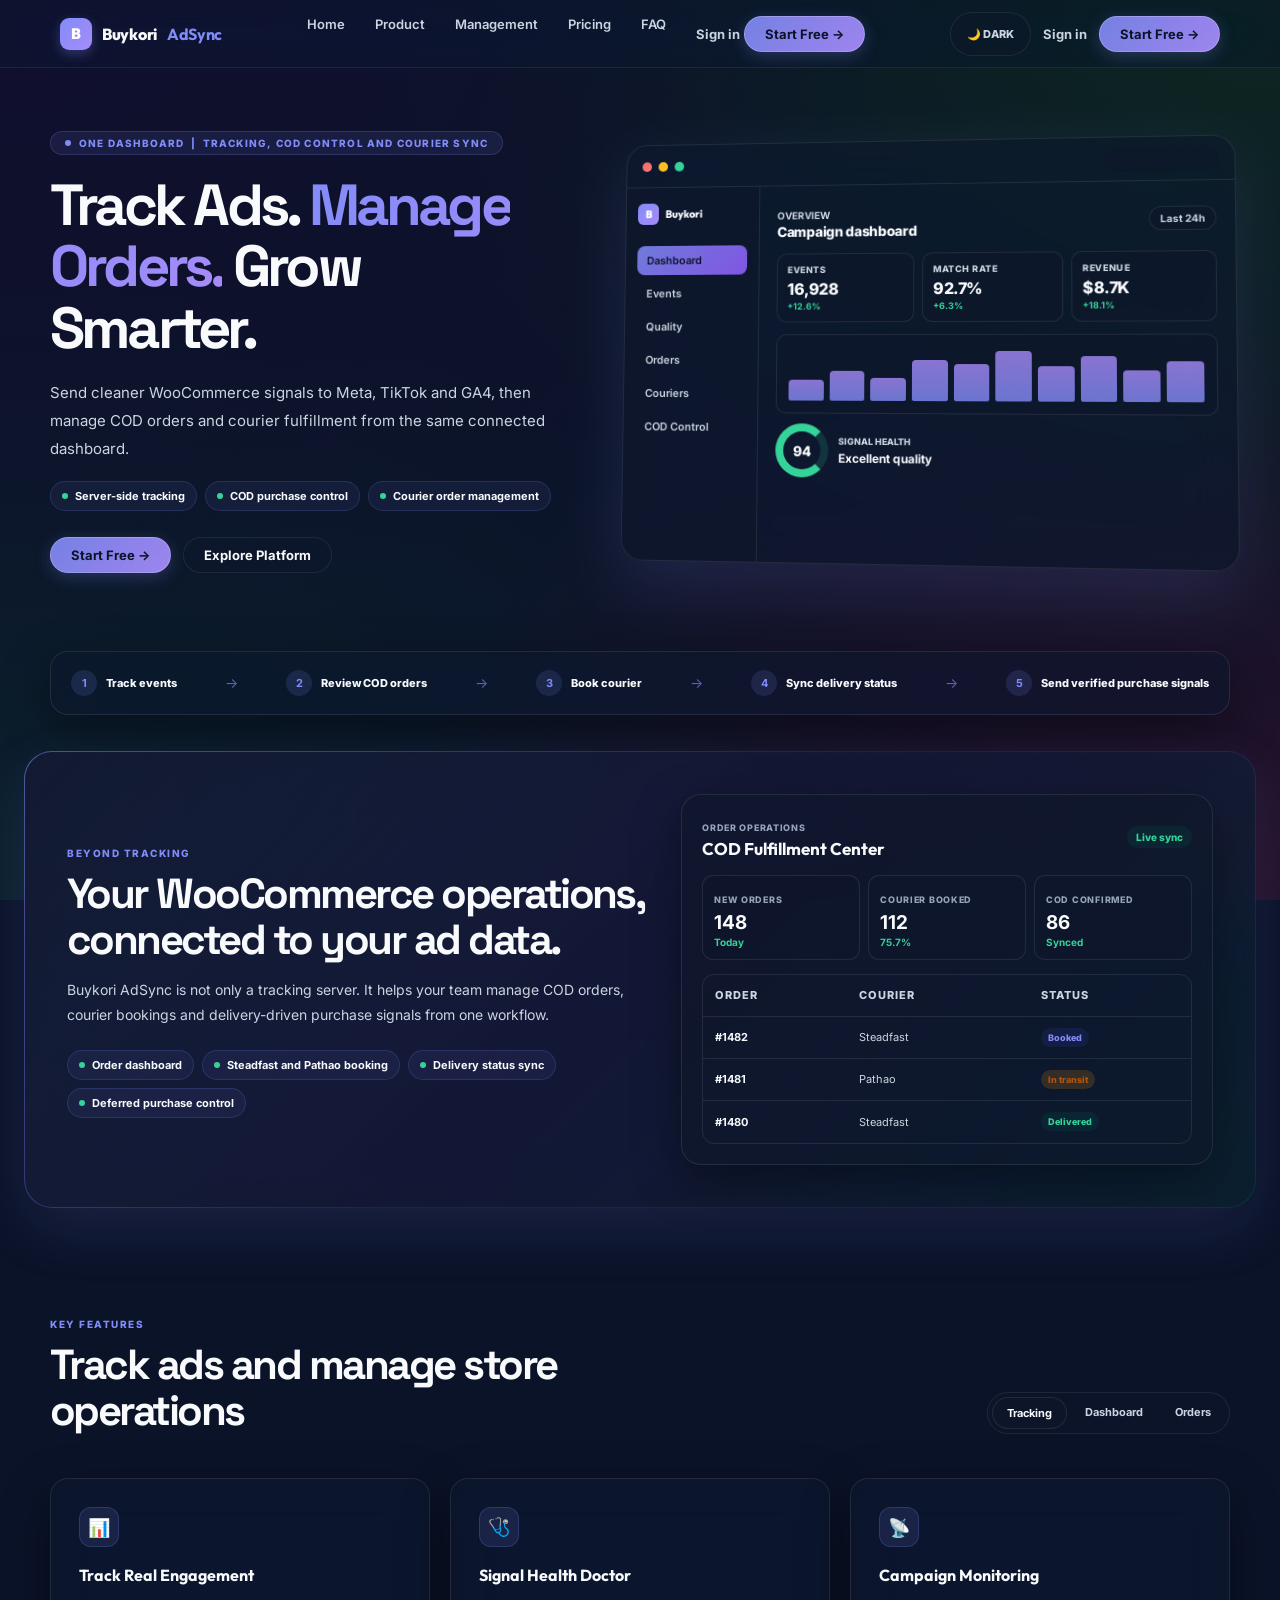
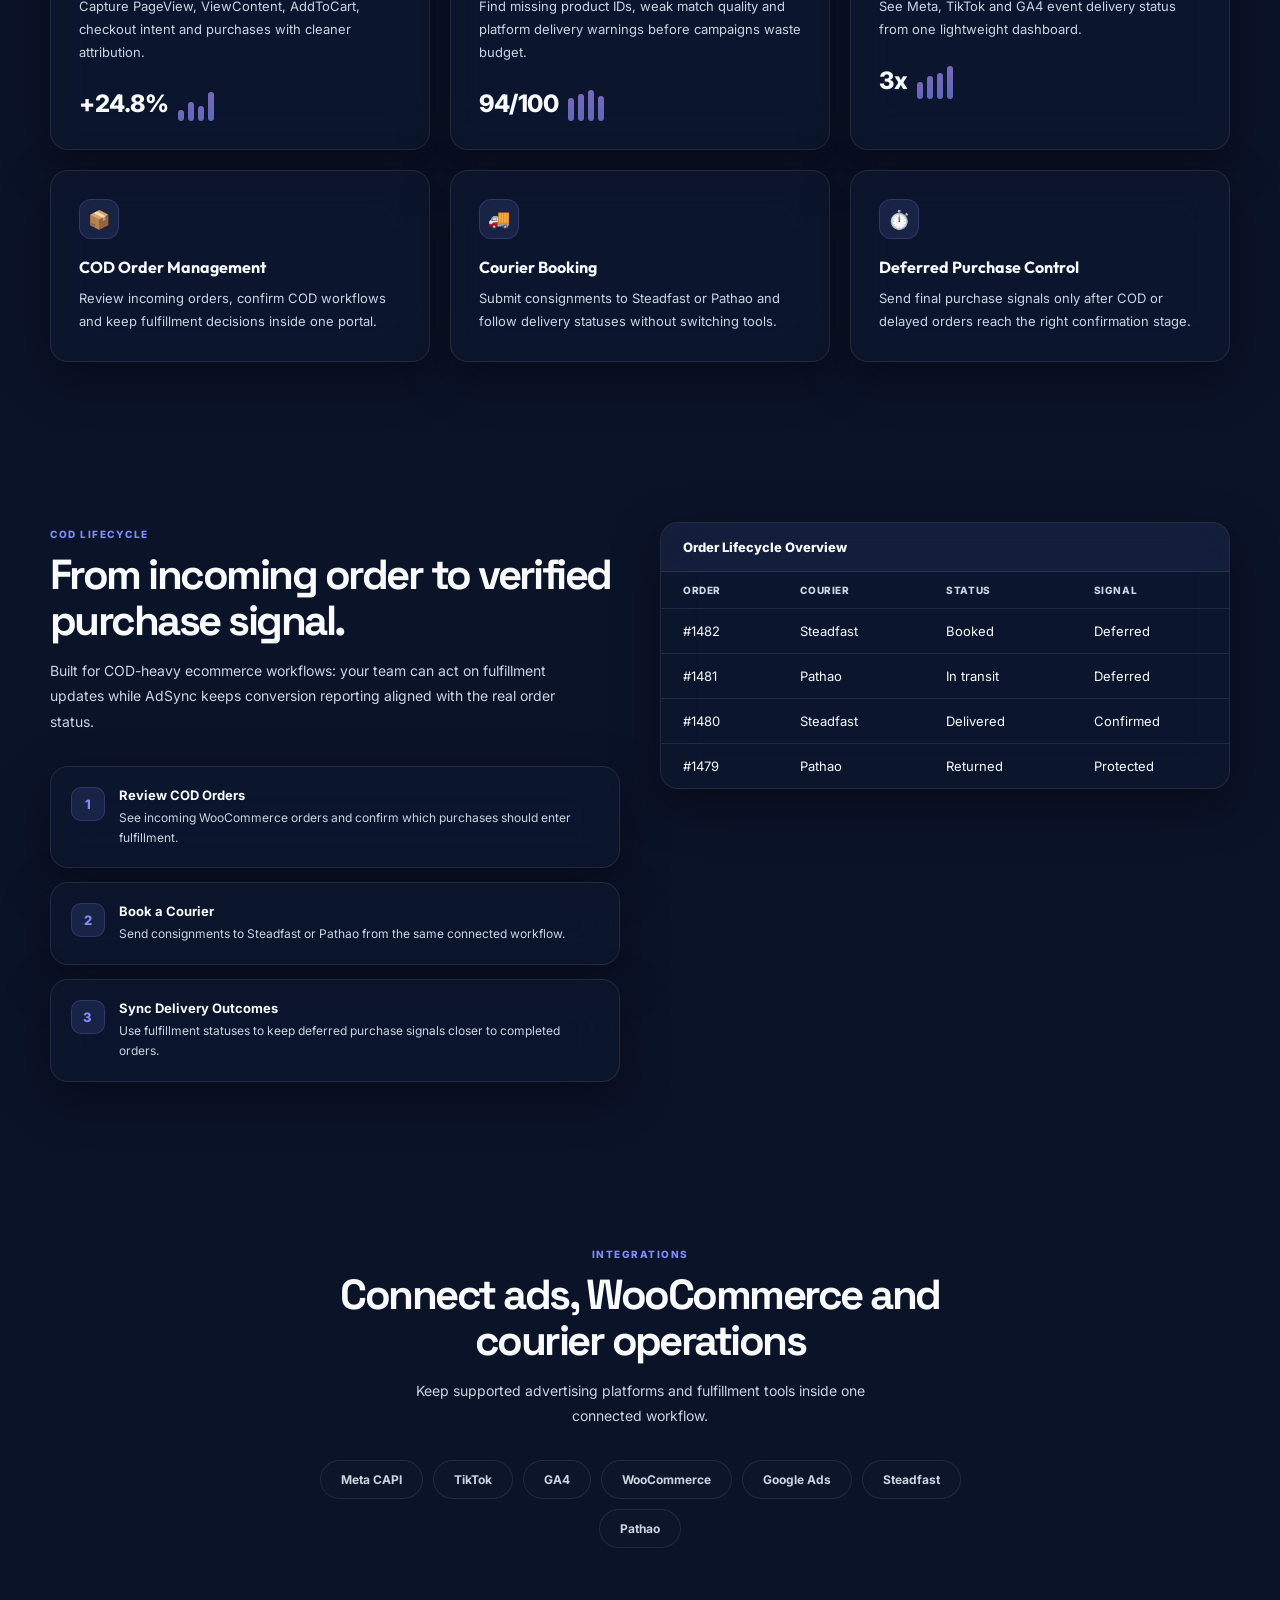
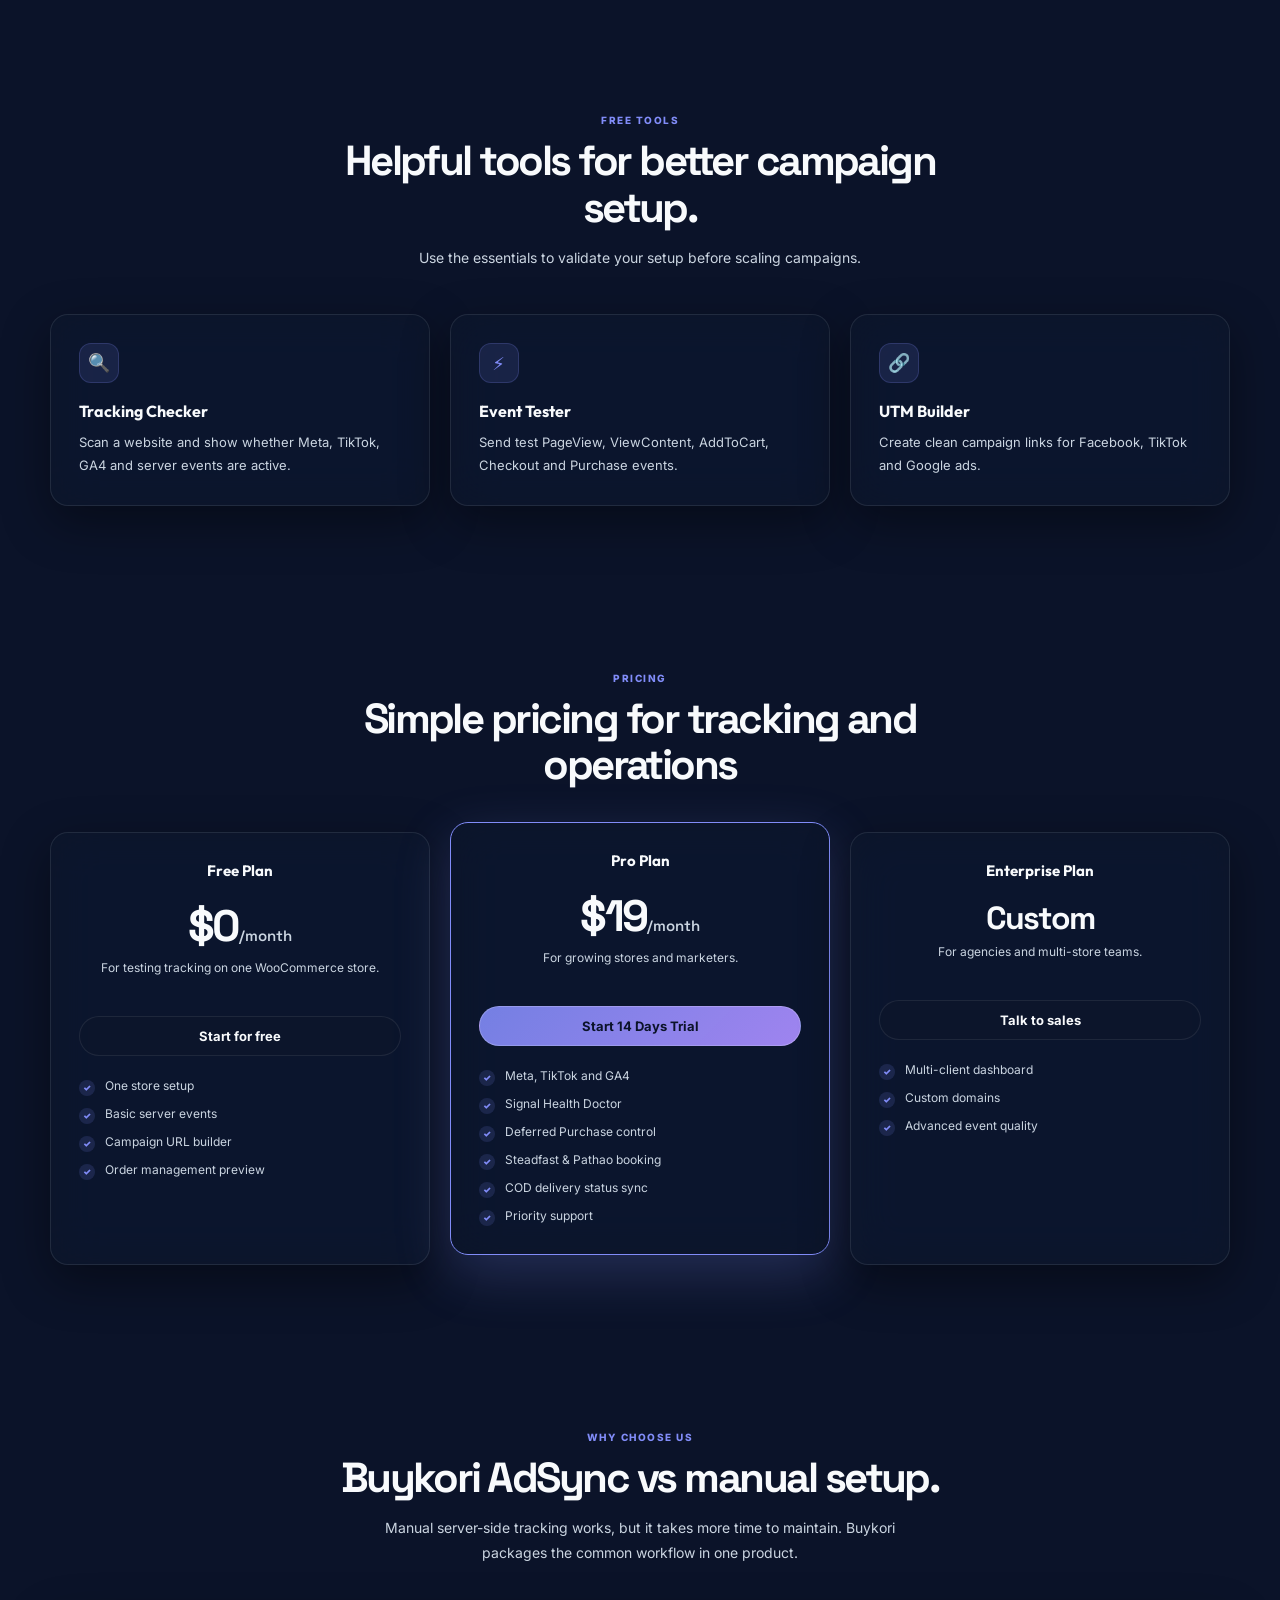
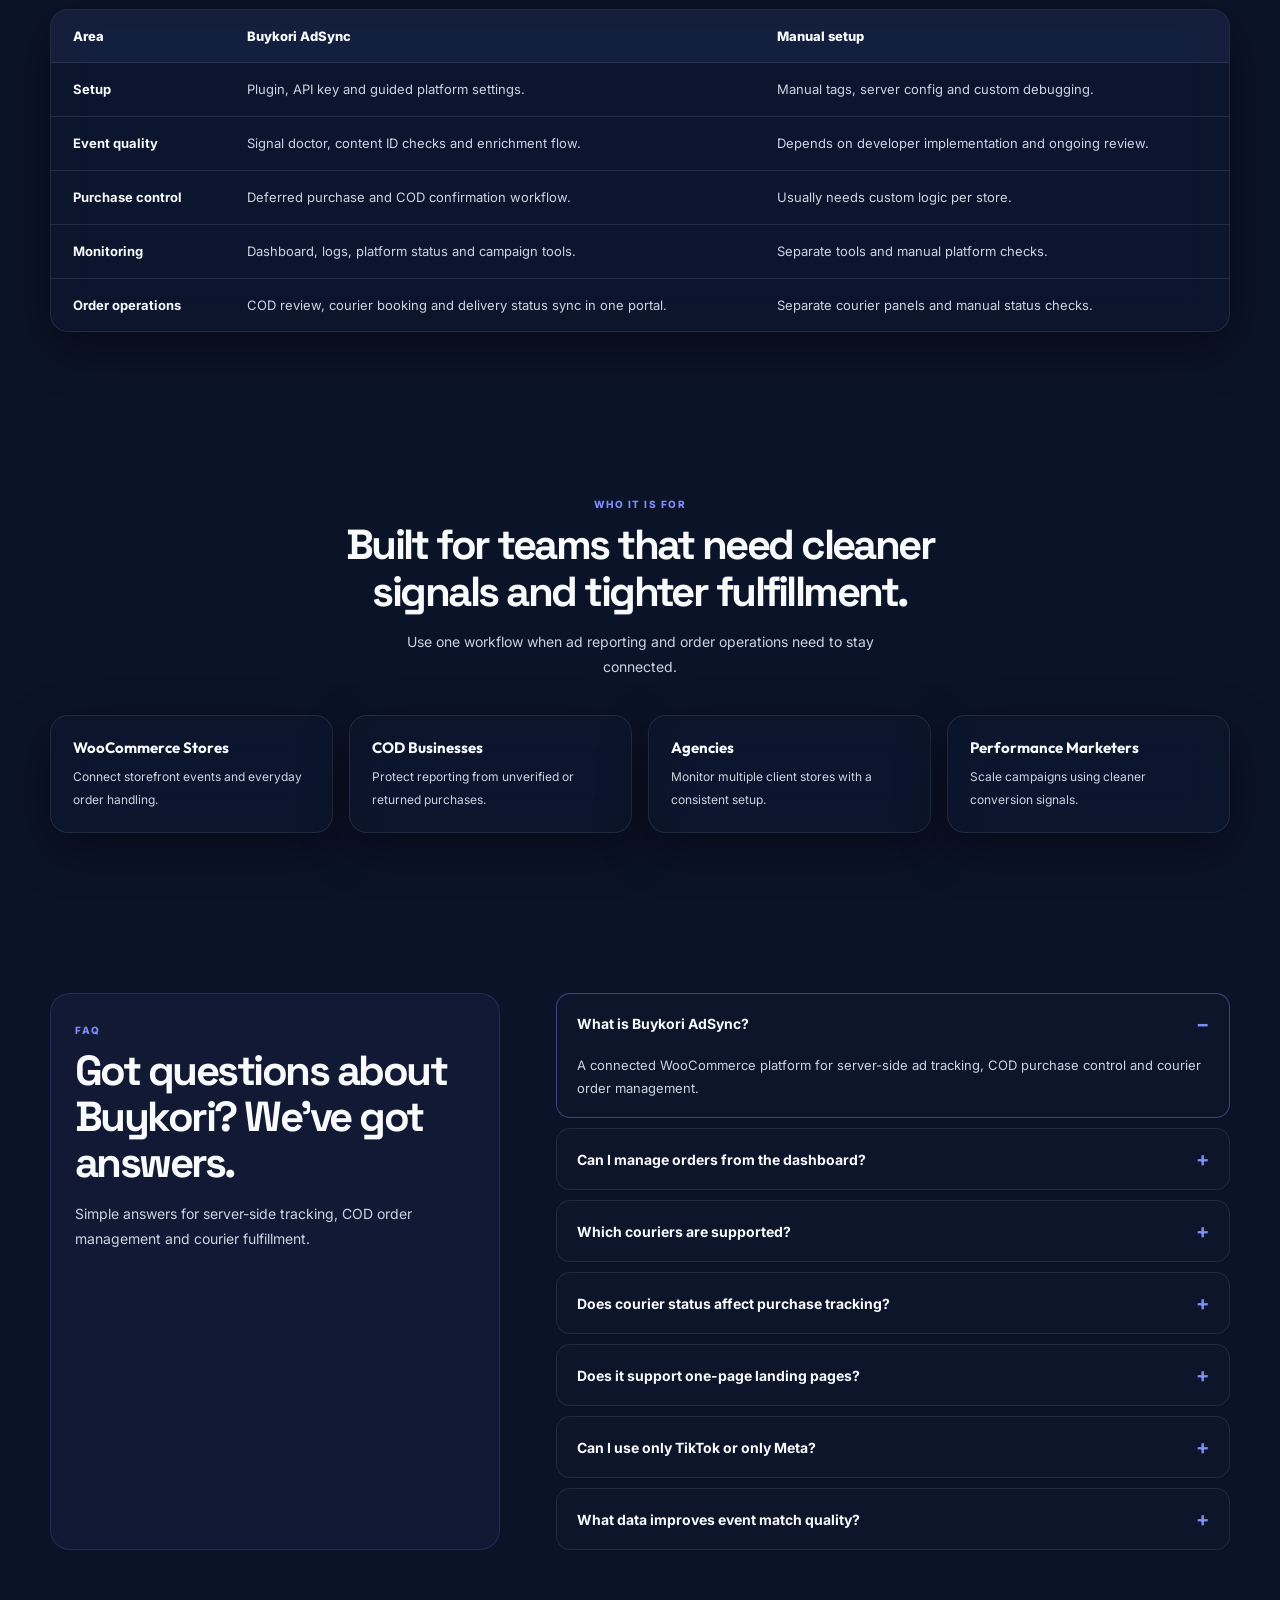
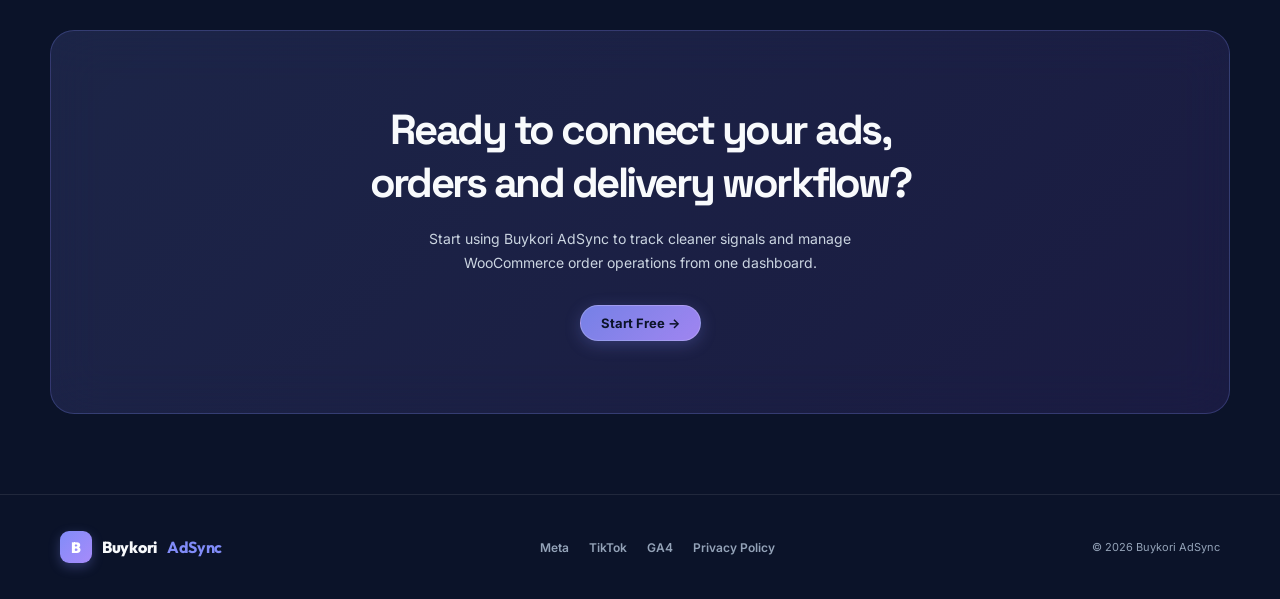
<file: app/templates/site.html>
<!doctype html>
<html lang="en" class="dark">
<head>
  <meta charset="utf-8" />
  <meta name="viewport" content="width=device-width, initial-scale=1" />
  <title>Buykori AdSync - Tracking and Order Operations</title>
  <meta name="description" content="Buykori AdSync combines WooCommerce server-side tracking, COD purchase control and courier order management in one dashboard." />
  <script>
    (function() {
      const t = localStorage.getItem('bk_theme') || 'dark';
      if (t === 'dark') document.documentElement.classList.add('dark');
      else document.documentElement.classList.remove('dark');
    })();
  </script>
  <link rel="preconnect" href="https://fonts.googleapis.com">
  <link rel="preconnect" href="https://fonts.gstatic.com" crossorigin>
  <link href="https://fonts.googleapis.com/css2?family=Inter:wght@400;600;700&family=Outfit:wght@700;800&family=Space+Grotesk:wght@700&display=swap" rel="stylesheet">
  <style>
    :root {
      --bg-gradient: radial-gradient(at 0% 0%, hsla(242,100%,90%,1) 0px, transparent 50%),
                     radial-gradient(at 100% 0%, hsla(168,100%,88%,1) 0px, transparent 50%),
                     radial-gradient(at 100% 100%, hsla(285,100%,91%,1) 0px, transparent 50%),
                     radial-gradient(at 0% 100%, hsla(202,100%,88%,1) 0px, transparent 50%);
      --bg-color: #f0f4fd;
      --text-main: #0f172a;
      --text-muted: #475569;
      --text-subtle: #475569; /* slate-600 instead of slate-500 for WCAG AA */
      --card-bg: rgba(255,255,255,0.65);
      --card-border: rgba(255,255,255,0.72);
      --card-shadow: 0 12px 40px rgba(31,38,135,0.07);
      --input-bg: rgba(255,255,255,0.55);
      --input-border: rgba(255,255,255,0.8);
      --primary: #4f46e5; /* Indigo 600 for contrast >= 4.5:1 on #f0f4fd */
      --primary-hover: #3730a3; /* Indigo 800 for high-contrast active states */
      --primary-rgb: 79,70,229;
      --accent: #7c3aed; /* Purple 600 for contrast >= 4.5:1 */
      --success: #047857; /* Emerald 700 for high-contrast success state */
      --danger: #b91c1c; /* Red 700 for high-contrast error state */
      --nav-bg: rgba(255,255,255,0.45);
      --nav-border: rgba(255,255,255,0.6);
    }
    .dark {
      --bg-gradient: radial-gradient(at 0% 0%, hsla(242,50%,12%,1) 0px, transparent 50%),
                     radial-gradient(at 100% 0%, hsla(168,50%,10%,1) 0px, transparent 50%),
                     radial-gradient(at 100% 100%, hsla(285,40%,12%,1) 0px, transparent 50%),
                     radial-gradient(at 0% 100%, hsla(202,60%,11%,1) 0px, transparent 50%);
      --bg-color: #0b1329;
      --text-main: #f8fafc;
      --text-muted: #cbd5e1;
      --text-subtle: #94a3b8;
      --card-bg: rgba(15,23,42,0.65);
      --card-border: rgba(255,255,255,0.09);
      --card-shadow: 0 16px 48px rgba(0,0,0,0.4);
      --input-bg: rgba(15,23,42,0.5);
      --input-border: rgba(255,255,255,0.08);
      --primary: #818cf8;
      --primary-hover: #6366f1;
      --primary-rgb: 129,140,248;
      --accent: #a78bfa;
      --success: #34d399;
      --danger: #f87171;
      --nav-bg: rgba(15,23,42,0.52);
      --nav-border: rgba(255,255,255,0.07);
    }

    *, *::before, *::after { box-sizing: border-box; margin: 0; padding: 0; }
    html { scroll-behavior: smooth; }
    body {
      font-family: Inter, ui-sans-serif, system-ui, -apple-system, sans-serif;
      background-color: var(--bg-color);
      background-image: var(--bg-gradient);
      background-attachment: fixed;
      color: var(--text-main);
      min-height: 100vh;
      overflow-x: hidden;
      transition: background-color 0.3s ease, color 0.3s ease;
    }
    a { text-decoration: none; color: inherit; }
    button, input { font: inherit; }

    ::-webkit-scrollbar { width: 6px; height: 6px; }
    ::-webkit-scrollbar-track { background: transparent; }
    ::-webkit-scrollbar-thumb { background: rgba(var(--primary-rgb),0.25); border-radius: 99px; }
    ::-webkit-scrollbar-thumb:hover { background: rgba(var(--primary-rgb),0.45); }

    /* ───── NAVBAR ───── */
    .bk-nav {
      position: sticky;
      top: 0;
      z-index: 100;
      display: flex;
      align-items: center;
      justify-content: space-between;
      padding: 0 clamp(20px,5vw,60px);
      height: 68px;
      background: var(--nav-bg);
      border-bottom: 1px solid var(--nav-border);
      backdrop-filter: blur(24px) saturate(160%);
      -webkit-backdrop-filter: blur(24px) saturate(160%);
      transition: background 0.3s, border-color 0.3s;
    }
    .bk-logo {
      display: flex;
      align-items: center;
      gap: 10px;
      font-family: Outfit, sans-serif;
      font-size: 16px;
      font-weight: 800;
      color: var(--text-main);
      letter-spacing: -0.3px;
    }
    .bk-logo-icon {
      width: 32px; height: 32px;
      background: linear-gradient(135deg, var(--primary), var(--accent));
      border-radius: 9px;
      display: grid; place-items: center;
      color: white;
      font-weight: 900; font-size: 15px;
      box-shadow: 0 4px 12px rgba(var(--primary-rgb),0.3);
    }
    .bk-logo strong { color: var(--primary); }
    nav.bk-links { display: flex; gap: 30px; }
    nav.bk-links a {
      color: var(--text-muted);
      font-size: 13px;
      font-weight: 600;
      transition: color 0.2s;
    }
    nav.bk-links a:hover { color: var(--text-main); }
    .bk-nav-right { display: flex; align-items: center; gap: 12px; }

    /* Theme toggle */
    .theme-btn {
      display: inline-flex; align-items: center; gap: 6px;
      padding: 8px 16px;
      background: var(--input-bg);
      border: 1px solid var(--input-border);
      border-radius: 99px;
      color: var(--text-muted);
      font-size: 11px; font-weight: 800;
      cursor: pointer;
      transition: all 0.2s;
      min-height: 44px; /* WCAG 44x44px Touch Target */
      min-width: 44px;
      justify-content: center;
    }
    .theme-btn:hover { border-color: var(--primary); color: var(--primary); }
    .theme-icon-light { display: inline; }
    .theme-icon-dark { display: none; }
    .dark .theme-icon-light { display: none; }
    .dark .theme-icon-dark { display: inline; }

    .bk-auth-link {
      background: transparent; border: 0;
      color: var(--text-muted); font-size: 13px; font-weight: 700;
      cursor: pointer; transition: color 0.2s;
    }
    .bk-auth-link:hover { color: var(--text-main); }
    .bk-btn-primary {
      display: inline-flex; align-items: center; gap: 6px;
      padding: 9px 20px;
      background: linear-gradient(135deg, rgba(99,102,241,0.85), rgba(139,92,246,0.95));
      border: 1px solid rgba(255,255,255,0.2);
      border-radius: 99px;
      color: white; font-size: 13px; font-weight: 700;
      cursor: pointer;
      box-shadow: 0 4px 16px rgba(var(--primary-rgb),0.25);
      transition: all 0.25s cubic-bezier(0.16,1,0.3,1);
    }
    .dark .bk-btn-primary {
      background: linear-gradient(135deg, rgba(129,140,248,0.9), rgba(167,139,250,0.95));
      color: #0b1329;
    }
    .bk-btn-primary:hover {
      transform: translateY(-1.5px);
      box-shadow: 0 8px 24px rgba(var(--primary-rgb),0.4);
    }

    /* ───── HERO ───── */
    .bk-hero {
      width: min(100% - 48px, 1180px);
      margin: auto;
      display: grid;
      grid-template-columns: 1fr 1fr;
      align-items: center;
      gap: 56px;
      padding: 90px 0 100px;
    }
    .bk-eyebrow {
      display: inline-flex; align-items: center; gap: 8px;
      padding: 5px 14px;
      background: rgba(var(--primary-rgb),0.1);
      border: 1px solid rgba(var(--primary-rgb),0.2);
      border-radius: 99px;
      color: var(--primary);
      font-size: 10px; font-weight: 800;
      letter-spacing: 0.12em; text-transform: uppercase;
      margin-bottom: 20px;
    }
    .bk-eyebrow::before {
      content: ""; width: 6px; height: 6px; border-radius: 50%;
      background: var(--primary);
      animation: pulse-dot 1.8s ease-in-out infinite;
    }
    @keyframes pulse-dot {
      0%,100% { opacity: 1; transform: scale(1); }
      50% { opacity: 0.5; transform: scale(0.7); }
    }
    .bk-hero h1 {
      font-family: 'Space Grotesk', sans-serif;
      font-size: clamp(28px,5vw,58px);
      font-weight: 700;
      letter-spacing: -0.065em;
      line-height: 1.06;
      color: var(--text-main);
      margin-bottom: 20px;
    }
    .bk-hero h1 mark {
      background: linear-gradient(135deg, var(--primary), var(--accent));
      -webkit-background-clip: text;
      -webkit-text-fill-color: transparent;
      background-clip: text;
    }
    .bk-hero-sub {
      color: var(--text-muted);
      font-size: 15px;
      line-height: 1.85;
      max-width: 440px;
      margin-bottom: 36px;
    }
    .bk-actions { display: flex; flex-wrap: wrap; gap: 12px; }
    .bk-btn-soft {
      display: inline-flex; align-items: center; gap: 6px;
      padding: 9px 20px;
      background: var(--input-bg);
      border: 1px solid var(--input-border);
      border-radius: 99px;
      color: var(--text-main); font-size: 13px; font-weight: 700;
      cursor: pointer;
      transition: all 0.25s;
    }
    .bk-btn-soft:hover {
      border-color: rgba(var(--primary-rgb),0.4);
      background: rgba(var(--primary-rgb),0.08);
      transform: translateY(-1.5px);
    }

    /* Floating mock dashboard */
    .bk-dashboard-wrap {
      position: relative;
    }
    .bk-dashboard {
      width: 100%;
      max-width: 655px;
      margin: 0 auto;
      box-sizing: border-box;
      background: var(--card-bg);
      border: 1px solid var(--card-border);
      border-radius: 22px;
      box-shadow: var(--card-shadow);
      backdrop-filter: blur(24px) saturate(160%);
      -webkit-backdrop-filter: blur(24px) saturate(160%);
      overflow: hidden;
      transform: perspective(800px) rotateY(-4deg) rotateX(2deg);
      transition: transform 0.4s ease;
      animation: float-card 4s ease-in-out infinite alternate;
    }
    @keyframes float-card {
      from { transform: perspective(800px) rotateY(-4deg) rotateX(2deg) translateY(0); }
      to { transform: perspective(800px) rotateY(-4deg) rotateX(2deg) translateY(-10px); }
    }
    .bk-window-top {
      display: flex; align-items: center; gap: 7px;
      height: 44px; padding: 0 16px;
      border-bottom: 1px solid var(--card-border);
    }
    .bk-window-top i { width: 10px; height: 10px; border-radius: 50%; }
    .bk-window-top i:nth-child(1) { background: #f87171; }
    .bk-window-top i:nth-child(2) { background: #fbbf24; }
    .bk-window-top i:nth-child(3) { background: #34d399; }
    .bk-window-top b { margin-left: auto; width: 110px; height: 26px; border-radius: 99px; background: var(--input-bg); }
    .bk-window-body { display: grid; grid-template-columns: 140px 1fr; }
    .bk-window-aside {
      padding: 16px 12px;
      background: var(--input-bg);
      border-right: 1px solid var(--card-border);
      min-height: 380px;
    }
    .bk-aside-logo {
      display: flex; align-items: center; gap: 7px;
      font-family: Outfit, sans-serif; font-size: 11px; font-weight: 800;
      color: var(--text-main); margin-bottom: 22px;
    }
    .bk-aside-logo span {
      width: 22px; height: 22px; border-radius: 6px;
      background: linear-gradient(135deg, var(--primary), var(--accent));
      display: grid; place-items: center;
      color: white; font-size: 11px; font-weight: 900;
    }
    .bk-aside-nav p {
      margin: 0 0 4px; padding: 8px 10px; border-radius: 8px;
      font-size: 11px; font-weight: 600; color: var(--text-muted);
    }
    .bk-aside-nav p.active {
      background: linear-gradient(135deg, rgba(var(--primary-rgb),0.85), rgba(139,92,246,0.9));
      color: white;
    }
    .dark .bk-aside-nav p.active { color: #0b1329; }
    .bk-window-main { padding: 18px; }
    .bk-dash-head { display: flex; align-items: center; justify-content: space-between; margin-bottom: 14px; }
    .bk-dash-head h3 { font-size: 14px; font-weight: 800; color: var(--text-main); letter-spacing: -0.3px; }
    .bk-dash-head small { font-size: 10px; color: var(--text-muted); font-weight: 700; }
    .bk-dash-period {
      padding: 5px 10px; border-radius: 99px;
      background: var(--input-bg); border: 1px solid var(--card-border);
      font-size: 10px; color: var(--text-muted); font-weight: 700;
    }
    .bk-metrics-mini { display: grid; grid-template-columns: repeat(3,1fr); gap: 8px; margin-bottom: 12px; }
    .bk-metric-card {
      background: var(--input-bg);
      border: 1px solid var(--card-border);
      border-radius: 10px; padding: 10px;
    }
    .bk-metric-card small { display: block; font-size: 9px; font-weight: 800; color: var(--text-muted); text-transform: uppercase; letter-spacing: 0.06em; }
    .bk-metric-card strong { display: block; font-size: 16px; font-weight: 800; color: var(--text-main); letter-spacing: -0.5px; margin-top: 4px; }
    .bk-metric-card em { display: block; font-size: 9px; color: var(--success); font-style: normal; font-weight: 700; margin-top: 2px; }
    .bk-bars { display: flex; align-items: flex-end; gap: 6px; height: 80px; padding: 12px; border-radius: 10px; background: var(--input-bg); border: 1px solid var(--card-border); }
    .bk-bars span { flex: 1; border-radius: 4px 4px 2px 2px; background: linear-gradient(180deg, var(--accent), var(--primary)); opacity: 0.8; }
    .bk-health-row { display: flex; align-items: center; gap: 10px; margin-top: 10px; }
    .bk-ring {
      width: 54px; height: 54px;
      border: 8px solid var(--success);
      border-right-color: rgba(52,211,153,0.15);
      border-radius: 50%;
      display: grid; place-items: center;
      font-size: 14px; font-weight: 800;
      color: var(--text-main);
      flex-shrink: 0;
    }
    .bk-health-text small { display: block; font-size: 9px; font-weight: 800; color: var(--text-muted); text-transform: uppercase; }
    .bk-health-text b { font-size: 12px; color: var(--text-main); }

    /* ───── SECTIONS ───── */
    .bk-section-wrap {
      width: min(100% - 48px, 1180px);
      margin: auto;
      padding: 80px 0;
    }
    .bk-kicker {
      display: inline-block;
      color: var(--primary);
      font-size: 10px; font-weight: 800;
      letter-spacing: 0.15em; text-transform: uppercase;
      margin-bottom: 12px;
    }
    .bk-section-title {
      font-family: 'Space Grotesk', sans-serif;
      font-size: clamp(28px,3.5vw,42px);
      font-weight: 700;
      letter-spacing: -0.06em;
      line-height: 1.1;
      color: var(--text-main);
      max-width: 640px;
    }
    .bk-section-sub {
      color: var(--text-muted);
      font-size: 14px; line-height: 1.8;
      max-width: 520px;
      margin-top: 14px;
    }

    /* Glass card */
    .bk-card {
      background: var(--card-bg);
      border: 1px solid var(--card-border);
      border-radius: 18px;
      backdrop-filter: blur(24px) saturate(160%);
      -webkit-backdrop-filter: blur(24px) saturate(160%);
      box-shadow: var(--card-shadow);
      transition: transform 0.25s cubic-bezier(0.16,1,0.3,1), border-color 0.2s;
    }
    .bk-card:hover {
      transform: translateY(-3px);
      border-color: rgba(var(--primary-rgb),0.3);
    }

    /* Features grid */
    .bk-feat-grid { display: grid; grid-template-columns: repeat(3,1fr); gap: 20px; margin-top: 44px; }
    .bk-feat-card { padding: 28px; }
    .bk-feat-icon {
      width: 40px; height: 40px; border-radius: 12px;
      background: rgba(var(--primary-rgb),0.12);
      border: 1px solid rgba(var(--primary-rgb),0.2);
      display: grid; place-items: center;
      color: var(--primary); font-size: 18px;
      margin-bottom: 18px;
    }
    .bk-feat-card h3 {
      font-family: Outfit, sans-serif;
      font-size: 16px; font-weight: 700;
      color: var(--text-main); margin-bottom: 10px;
    }
    .bk-feat-card p { color: var(--text-muted); font-size: 13px; line-height: 1.75; }
    .bk-feat-stat { display: flex; align-items: center; gap: 10px; margin-top: 22px; }
    .bk-feat-stat strong { font-size: 24px; font-weight: 800; color: var(--text-main); letter-spacing: -0.5px; }
    .bk-sparkline { display: flex; align-items: flex-end; gap: 4px; height: 36px; }
    .bk-sparkline span { width: 6px; border-radius: 3px; background: linear-gradient(180deg, var(--accent), var(--primary)); opacity: 0.7; }

    /* Budget / table section */
    .bk-two-col { display: grid; grid-template-columns: 1fr 1fr; gap: 40px; align-items: start; }
    .bk-table-card { overflow: hidden; margin-top: 0; }
    .bk-table-head {
      padding: 16px 22px;
      border-bottom: 1px solid var(--card-border);
      background: rgba(var(--primary-rgb),0.07);
      font-size: 13px; font-weight: 800; color: var(--text-main);
    }
    .bk-data-table { width: 100%; border-collapse: collapse; }
    .bk-data-table th {
      padding: 12px 22px; text-align: left;
      font-size: 10px; font-weight: 800; color: var(--text-muted);
      text-transform: uppercase; letter-spacing: 0.06em;
      border-bottom: 1px solid var(--card-border);
    }
    .bk-data-table td {
      padding: 14px 22px; font-size: 13px;
      border-bottom: 1px solid var(--card-border);
      color: var(--text-main);
    }
    .bk-data-table tr:last-child td { border-bottom: 0; }
    .bk-data-table tr:hover td { background: rgba(var(--primary-rgb),0.04); }
    .bk-note-list { display: grid; gap: 14px; }
    .bk-note-card { display: flex; gap: 14px; align-items: flex-start; padding: 20px; }
    .bk-note-dot {
      width: 34px; height: 34px; flex-shrink: 0;
      border-radius: 10px;
      background: rgba(var(--primary-rgb),0.12);
      border: 1px solid rgba(var(--primary-rgb),0.2);
      display: grid; place-items: center;
      color: var(--primary); font-weight: 800; font-size: 13px;
    }
    .bk-note-card h4 { font-size: 13px; font-weight: 700; color: var(--text-main); margin-bottom: 5px; }
    .bk-note-card p { font-size: 12px; color: var(--text-muted); line-height: 1.65; }

    /* Integrations logo cloud */
    .bk-center { text-align: center; }
    .bk-logo-cloud { display: flex; flex-wrap: wrap; justify-content: center; gap: 10px; max-width: 680px; margin: 32px auto 0; }
    .bk-logo-chip {
      padding: 11px 20px;
      background: var(--card-bg);
      border: 1px solid var(--card-border);
      border-radius: 99px;
      font-size: 12px; font-weight: 700; color: var(--text-muted);
      backdrop-filter: blur(12px);
      transition: all 0.2s;
    }
    .bk-logo-chip:hover { border-color: rgba(var(--primary-rgb),0.4); color: var(--primary); }

    /* Tools grid */
    .bk-tools-grid { display: grid; grid-template-columns: repeat(3,1fr); gap: 20px; margin-top: 44px; }

    /* Pricing */
    .bk-plan-grid { display: grid; grid-template-columns: repeat(3,1fr); gap: 20px; margin-top: 44px; }
    .bk-plan { padding: 28px; }
    .bk-plan h3 { font-family: Outfit, sans-serif; font-size: 15px; font-weight: 700; color: var(--text-main); }
    .bk-plan-price {
      font-family: 'Space Grotesk', sans-serif;
      font-size: 44px; font-weight: 700;
      letter-spacing: -0.06em; color: var(--text-main);
      margin: 18px 0 4px;
    }
    .bk-plan-price span { font-size: 15px; font-weight: 600; color: var(--text-muted); letter-spacing: 0; }
    .bk-plan-desc { font-size: 12px; color: var(--text-muted); line-height: 1.6; min-height: 36px; }
    .bk-plan-btn {
      display: flex; align-items: center; justify-content: center;
      width: 100%; padding: 11px;
      border-radius: 99px; font-size: 13px; font-weight: 700;
      cursor: pointer; margin-top: 22px;
      background: var(--input-bg);
      border: 1px solid var(--input-border);
      color: var(--text-main);
      transition: all 0.25s;
    }
    .bk-plan-btn:hover { border-color: rgba(var(--primary-rgb),0.4); background: rgba(var(--primary-rgb),0.08); }
    .bk-plan.featured {
      border-color: var(--primary);
      box-shadow: 0 0 0 3px rgba(var(--primary-rgb),0.15), var(--card-shadow);
    }
    .bk-plan.featured .bk-plan-btn {
      background: linear-gradient(135deg, rgba(99,102,241,0.85), rgba(139,92,246,0.95));
      border-color: rgba(255,255,255,0.2);
      color: white;
    }
    .dark .bk-plan.featured .bk-plan-btn {
      background: linear-gradient(135deg, rgba(129,140,248,0.9), rgba(167,139,250,0.95));
      color: #0b1329;
    }
    .bk-plan.featured .bk-plan-btn:hover { box-shadow: 0 6px 20px rgba(var(--primary-rgb),0.35); }
    .bk-plan ul { list-style: none; display: grid; gap: 10px; margin-top: 22px; }
    .bk-plan li { display: flex; gap: 10px; font-size: 12px; color: var(--text-muted); }
    .bk-plan li::before {
      content: "✓";
      width: 16px; height: 16px; flex-shrink: 0;
      border-radius: 50%; background: rgba(var(--primary-rgb),0.15);
      color: var(--primary); font-size: 9px; font-weight: 900;
      display: grid; place-items: center;
      margin-top: 2px;
    }

    /* Comparison table */
    .bk-comparison-table { overflow: hidden; margin-top: 44px; }
    .bk-comp-table { width: 100%; border-collapse: collapse; min-width: 600px; }
    .bk-comp-table th {
      padding: 18px 22px; text-align: left;
      background: rgba(var(--primary-rgb),0.08);
      color: var(--text-main); font-size: 13px; font-weight: 800;
      border-bottom: 1px solid var(--card-border);
    }
    .bk-comp-table td { padding: 16px 22px; font-size: 13px; color: var(--text-muted); border-bottom: 1px solid var(--card-border); line-height: 1.6; }
    .bk-comp-table tr:last-child td { border-bottom: 0; }
    .bk-comp-table td strong { color: var(--text-main); }

    /* Testimonials */
    .bk-testi-grid { display: grid; grid-template-columns: repeat(3,1fr); gap: 20px; margin-top: 44px; }
    .bk-testi { padding: 28px; }
    .bk-stars { color: #f59e0b; font-size: 16px; letter-spacing: 2px; margin-bottom: 14px; }
    .bk-testi p { color: var(--text-muted); font-size: 13px; line-height: 1.8; }
    .bk-testi strong { display: block; color: var(--text-main); font-size: 13px; font-weight: 700; margin-top: 18px; }
    .bk-testi small { font-size: 11px; color: var(--text-subtle); }

    /* FAQ */
    .bk-faq-grid { display: grid; grid-template-columns: 1fr 1.5fr; gap: 56px; }
    .bk-faq-list { display: grid; gap: 10px; }
    .bk-faq-list details {
      background: var(--card-bg);
      border: 1px solid var(--card-border);
      border-radius: 14px;
      backdrop-filter: blur(16px);
      overflow: hidden;
      transition: border-color 0.2s;
    }
    .bk-faq-list details:hover { border-color: rgba(var(--primary-rgb),0.3); }
    .bk-faq-list details[open] { border-color: rgba(var(--primary-rgb),0.4); }
    .bk-faq-list summary {
      display: flex; align-items: center; justify-content: space-between;
      gap: 20px; padding: 18px 20px;
      cursor: pointer; list-style: none;
      font-size: 14px; font-weight: 700; color: var(--text-main);
    }
    .bk-faq-list summary::-webkit-details-marker { display: none; }
    .bk-faq-list summary::after { content: "+"; color: var(--primary); font-size: 20px; flex-shrink: 0; }
    .bk-faq-list details[open] summary::after { content: "−"; }
    .bk-faq-list p { margin: 0; padding: 0 20px 18px; color: var(--text-muted); font-size: 13px; line-height: 1.75; }

    /* CTA */
    .bk-cta-section {
      width: min(100% - 48px, 1180px);
      margin: 0 auto 80px;
    }
    .bk-cta-card {
      padding: 72px 40px;
      text-align: center;
      background: linear-gradient(135deg, rgba(var(--primary-rgb),0.15), rgba(139,92,246,0.12));
      border: 1px solid rgba(var(--primary-rgb),0.25);
      border-radius: 24px;
      backdrop-filter: blur(24px);
    }
    .bk-cta-card h2 {
      font-family: 'Space Grotesk', sans-serif;
      font-size: clamp(28px,3.5vw,42px);
      font-weight: 700; letter-spacing: -0.06em;
      color: var(--text-main); max-width: 560px; margin: auto;
    }
    .bk-cta-card p { max-width: 480px; margin: 18px auto 0; color: var(--text-muted); font-size: 14px; line-height: 1.7; }
    .bk-cta-card .bk-btn-primary { margin-top: 30px; }

    /* Footer */
    .bk-footer {
      border-top: 1px solid var(--card-border);
      padding: 36px clamp(20px,5vw,60px);
      display: flex; align-items: center; justify-content: space-between;
      gap: 20px;
      color: var(--text-subtle); font-size: 12px;
    }
    .bk-footer-links { display: flex; gap: 20px; font-weight: 600; }
    .bk-footer-links a { transition: color 0.2s; }
    .bk-footer-links a:hover { color: var(--primary); }

    /* Hamburger Menu Toggle Button Style */
    .bk-menu-toggle {
      display: none;
      align-items: center;
      justify-content: center;
      flex-direction: column;
      gap: 5px;
      width: 44px;
      height: 44px;
      background: transparent;
      border: none;
      cursor: pointer;
      z-index: 101;
      padding: 0;
    }
    .bk-menu-toggle span {
      display: block;
      width: 22px;
      height: 2px;
      background-color: var(--text-main);
      border-radius: 2px;
      transition: transform 0.3s ease, opacity 0.3s ease;
    }
    .bk-menu-toggle.active span:nth-child(1) {
      transform: translateY(7px) rotate(45deg);
    }
    .bk-menu-toggle.active span:nth-child(2) {
      opacity: 0;
    }
    .bk-menu-toggle.active span:nth-child(3) {
      transform: translateY(-7px) rotate(-45deg);
    }

    /* ───── RESPONSIVE & MOBILE-FIRST OPTIMIZATIONS ───── */
    
    /* Segment headings layout */
    .bk-section-header {
      display: flex;
      align-items: flex-end;
      justify-content: space-between;
      gap: 24px;
    }
    
    @media (max-width: 1000px) {
      .bk-hero, .bk-two-col, .bk-faq-grid { grid-template-columns: 1fr; }
      .bk-feat-grid, .bk-tools-grid, .bk-testi-grid { grid-template-columns: 1fr 1fr; }
      .bk-dashboard { transform: none; animation: none; }
      
      /* Balance 3-column elements in 2-column layout */
      .bk-feat-grid .bk-card:last-child,
      .bk-testi-grid .bk-card:last-child {
        grid-column: span 2;
      }
    }
    
    @media (max-width: 860px) {
      /* Mobile Menu Toggle visibility */
      .bk-menu-toggle {
        display: flex;
      }
      /* Hide desktop actions in header */
      .bk-nav-right .bk-auth-link,
      .bk-nav-right .bk-btn-primary {
        display: none !important;
      }
      /* Drawer mobile navigation */
      nav.bk-links {
        position: fixed;
        top: 68px;
        left: 0;
        right: 0;
        bottom: 0;
        background-color: var(--bg-color);
        background-image: var(--bg-gradient);
        flex-direction: column;
        align-items: center;
        justify-content: flex-start;
        padding: 40px 24px;
        gap: 8px;
        z-index: 99;
        transform: translateY(-150%);
        opacity: 0;
        visibility: hidden;
        transition: transform 0.4s cubic-bezier(0.16, 1, 0.3, 1), opacity 0.3s ease, visibility 0.3s;
        backdrop-filter: blur(12px) saturate(140%);
        -webkit-backdrop-filter: blur(12px) saturate(140%);
        border-bottom: 1px solid var(--nav-border);
        overflow-y: auto;
      }
      nav.bk-links.active {
        transform: translateY(0);
        opacity: 1;
        visibility: visible;
      }
      nav.bk-links a {
        font-size: 18px;
        width: 100%;
        text-align: center;
        padding: 14px 0;
        border-bottom: 1px solid rgba(var(--primary-rgb), 0.06);
        color: var(--text-main);
        transition: all 0.2s;
      }
      nav.bk-links a:last-of-type {
        border-bottom: none;
      }
      
      .bk-mobile-actions {
        display: flex;
        flex-direction: column;
        align-items: center;
        gap: 16px;
        width: 100%;
        margin-top: 24px;
        padding-top: 24px;
        border-top: 1px solid var(--nav-border);
      }
      .bk-mobile-actions .bk-auth-link {
        color: var(--text-muted);
        font-size: 16px;
        font-weight: 700;
        padding: 12px;
        width: 100%;
        text-align: center;
        background: var(--input-bg);
        border: 1px solid var(--input-border);
        border-radius: 99px;
        min-height: 44px;
        display: flex;
        align-items: center;
        justify-content: center;
      }
      .bk-mobile-actions .bk-btn-primary {
        width: 100%;
        justify-content: center;
        min-height: 44px;
        display: flex;
      }
      
      /* Responsive plan cards horizontal slider */
      .bk-plan-grid {
        display: flex;
        overflow-x: auto;
        scroll-snap-type: x mandatory;
        gap: 20px;
        padding: 24px 20px;
        margin: 24px -20px 0;
        -webkit-overflow-scrolling: touch;
        scroll-padding: 20px;
      }
      .bk-plan-grid::-webkit-scrollbar {
        height: 4px;
      }
      .bk-plan-grid .bk-plan {
        flex: 0 0 280px;
        scroll-snap-align: center;
      }
    }
    
    @media (max-width: 768px) {
      .bk-section-header {
        flex-direction: column;
        align-items: flex-start;
        gap: 16px;
      }
      .bk-footer {
        flex-direction: column;
        align-items: center;
        text-align: center;
        gap: 20px;
        padding: 40px 20px;
      }
      .bk-footer-links {
        flex-wrap: wrap;
        justify-content: center;
        gap: 16px;
      }
    }
    
    @media (max-width: 680px) {
      .bk-hero { padding: 40px 0 50px; }
      .bk-feat-grid, .bk-tools-grid, .bk-testi-grid { grid-template-columns: 1fr; }
      .bk-nav { padding: 0 20px; }
      .bk-cta-card { padding: 44px 24px; }
      .bk-section-wrap { padding: 60px 0; }
      
      .bk-hero h1 { line-height: 1.15; }
      .bk-section-title { line-height: 1.25; }
      
      /* Sticky Comparison Table column header/cells */
      .bk-comp-table th:first-child,
      .bk-comp-table td:first-child {
        position: sticky;
        left: 0;
        background: var(--card-bg);
        backdrop-filter: blur(12px);
        -webkit-backdrop-filter: blur(12px);
        z-index: 2;
        border-right: 1px solid var(--card-border);
      }
      .bk-comp-table th:first-child::after,
      .bk-comp-table td:first-child::after {
        content: '';
        position: absolute;
        top: 0; right: -5px; bottom: 0;
        width: 5px;
        background: linear-gradient(to right, rgba(0,0,0,0.06), transparent);
        pointer-events: none;
      }
      .bk-comp-table {
        min-width: 500px;
      }
      .bk-comp-table td, .bk-comp-table th {
        padding: 12px 14px;
        font-size: 12px;
      }
      .bk-comp-table tr:hover td:first-child {
        background: rgba(var(--primary-rgb), 0.08);
      }
    }
    
    @media (max-width: 560px) {
      .bk-window-body {
        grid-template-columns: 1fr;
      }
      .bk-window-aside {
        display: none;
      }
    }
    
    @media (max-width: 480px) {
      .theme-btn-text {
        display: none;
      }
      .theme-btn {
        padding: 0;
        width: 44px;
        height: 44px;
        border-radius: 50%;
        display: inline-flex;
        align-items: center;
        justify-content: center;
      }
      .auth-modal-body {
        padding: 28px 20px 24px;
      }
      .bk-logo {
        font-size: 15px;
      }
      .bk-logo-icon {
        width: 28px; height: 28px;
        font-size: 13px;
      }
    }
    
    /* Low-end mobile device performance safeguards */
    @media (max-width: 768px) {
      .bk-nav, .bk-card, .bk-faq-list details, .bk-cta-card, .auth-modal, .bk-comp-table th:first-child, .bk-comp-table td:first-child {
        backdrop-filter: blur(8px) saturate(130%);
        -webkit-backdrop-filter: blur(8px) saturate(130%);
      }
    }

    /* ───── TRACKING + ORDER OPERATIONS POSITIONING ───── */
    .bk-hero {
      grid-template-columns: minmax(0,0.92fr) minmax(520px,1.08fr);
      gap: 42px;
      padding: 62px 0 70px;
    }
    .bk-hero-sub { max-width: 540px; margin-bottom: 18px; }
    .bk-dashboard { max-width: 720px; box-shadow: 0 24px 64px rgba(var(--primary-rgb),0.14); }
    .bk-hero-capabilities, .bk-management-tags { display:flex; flex-wrap:wrap; gap:8px; }
    .bk-hero-capabilities { margin-bottom:26px; }
    .bk-hero-capabilities span, .bk-management-tags span {
      display:inline-flex; align-items:center; gap:7px;
      padding:7px 11px;
      border:1px solid rgba(var(--primary-rgb),0.18);
      border-radius:99px;
      background:rgba(var(--primary-rgb),0.07);
      color:var(--text-main);
      font-size:11px; font-weight:700;
    }
    .bk-hero-capabilities span::before, .bk-management-tags span::before {
      content:"";
      width:6px; height:6px; border-radius:50%;
      background:var(--success);
    }
    .bk-workflow-strip {
      width:min(100% - 48px,1180px);
      margin:8px auto 36px;
      display:flex; align-items:center; justify-content:space-between; gap:12px;
      padding:18px 20px;
      border:1px solid var(--card-border);
      border-radius:18px;
      background:var(--card-bg);
      box-shadow:var(--card-shadow);
      backdrop-filter:blur(20px) saturate(150%);
    }
    .bk-workflow-strip div { display:flex; align-items:center; gap:9px; }
    .bk-workflow-strip strong {
      display:grid; place-items:center;
      width:26px; height:26px; flex-shrink:0;
      border-radius:50%;
      background:rgba(var(--primary-rgb),0.14);
      color:var(--primary);
      font-size:11px;
    }
    .bk-workflow-strip span { color:var(--text-main); font-size:11px; font-weight:800; }
    .bk-workflow-strip i { color:var(--primary); font-size:14px; font-style:normal; opacity:0.65; }
    .bk-management-band {
      width:min(100% - 48px,1240px);
      margin:18px auto 24px;
      padding:1px;
      border-radius:28px;
      background:linear-gradient(135deg,rgba(var(--primary-rgb),0.55),rgba(124,58,237,0.22),rgba(4,120,87,0.35));
      box-shadow:0 22px 60px rgba(var(--primary-rgb),0.12);
    }
    .bk-management-inner {
      display:grid;
      grid-template-columns:minmax(0,1fr) minmax(420px,0.92fr);
      gap:36px; align-items:center;
      padding:42px;
      border-radius:27px;
      background:linear-gradient(135deg,rgba(255,255,255,0.78),rgba(255,255,255,0.54));
      backdrop-filter:blur(28px) saturate(150%);
    }
    .dark .bk-management-inner { background:linear-gradient(135deg,rgba(15,23,42,0.94),rgba(15,23,42,0.72)); }
    .bk-management-copy .bk-section-sub { max-width:620px; }
    .bk-management-tags { margin-top:22px; }
    .bk-ops-preview {
      padding:20px;
      border:1px solid var(--card-border);
      border-radius:20px;
      background:var(--card-bg);
      box-shadow:var(--card-shadow);
    }
    .bk-ops-top, .bk-ops-row, .bk-ops-metrics { display:grid; align-items:center; }
    .bk-ops-top { grid-template-columns:1fr auto; gap:16px; margin-bottom:16px; }
    .bk-ops-top small, .bk-ops-metrics small, .bk-ops-heading {
      color:var(--text-subtle); font-size:9px; font-weight:800;
      letter-spacing:0.08em; text-transform:uppercase;
    }
    .bk-ops-top h3 { margin-top:3px; color:var(--text-main); font-family:Outfit,sans-serif; font-size:17px; }
    .bk-ops-live {
      padding:5px 9px; border-radius:99px;
      background:rgba(4,120,87,0.14); color:var(--success);
      font-size:10px; font-weight:800;
    }
    .bk-ops-metrics { grid-template-columns:repeat(3,1fr); gap:8px; margin-bottom:14px; }
    .bk-ops-metrics div { padding:11px; border:1px solid var(--card-border); border-radius:11px; background:var(--input-bg); }
    .bk-ops-metrics strong, .bk-ops-metrics span { display:block; }
    .bk-ops-metrics strong { margin:4px 0 2px; color:var(--text-main); font-size:19px; }
    .bk-ops-metrics span { color:var(--success); font-size:10px; font-weight:700; }
    .bk-ops-table { overflow:hidden; border:1px solid var(--card-border); border-radius:12px; }
    .bk-ops-row {
      grid-template-columns:0.78fr 1fr 0.8fr;
      gap:10px; min-height:42px; padding:0 12px;
      border-bottom:1px solid var(--card-border);
      color:var(--text-muted); font-size:11px;
    }
    .bk-ops-row:last-child { border-bottom:0; }
    .bk-ops-row strong { color:var(--text-main); }
    .bk-ops-row em { justify-self:start; padding:4px 7px; border-radius:99px; font-size:9px; font-style:normal; font-weight:800; }
    .bk-ops-row em.booked { background:rgba(79,70,229,0.12); color:var(--primary); }
    .bk-ops-row em.transit { background:rgba(245,158,11,0.16); color:#b45309; }
    .bk-ops-row em.delivered { background:rgba(4,120,87,0.14); color:var(--success); }
    .bk-plan.featured { transform:translateY(-10px); box-shadow:0 18px 55px rgba(var(--primary-rgb),0.22); }
    .bk-plan.featured:hover { transform:translateY(-14px); }
    .bk-faq-grid > div:first-child {
      padding:24px;
      border:1px solid rgba(var(--primary-rgb),0.16);
      border-radius:20px;
      background:rgba(var(--primary-rgb),0.055);
    }
    .bk-audience-grid {
      display:grid;
      grid-template-columns:repeat(4,1fr);
      gap:16px;
      margin-top:36px;
      text-align:left;
    }
    .bk-audience-card { padding:22px; }
    .bk-audience-card strong {
      display:block;
      margin-bottom:8px;
      color:var(--text-main);
      font-family:Outfit,sans-serif;
      font-size:15px;
    }
    .bk-audience-card span { color:var(--text-muted); font-size:12px; line-height:1.7; }
    @media (max-width:1080px) {
      .bk-hero, .bk-management-inner { grid-template-columns:1fr; }
      .bk-workflow-strip { flex-wrap:wrap; justify-content:center; }
      .bk-audience-grid { grid-template-columns:repeat(2,1fr); }
    }
    @media (max-width:1000px) {
      .bk-feat-grid .bk-card:last-child { grid-column:auto; }
    }
    @media (max-width:680px) {
      .bk-management-band { width:min(100% - 32px,1240px); }
      .bk-management-inner { padding:24px 18px; }
      .bk-ops-preview { padding:14px; }
      .bk-ops-top, .bk-ops-metrics { grid-template-columns:1fr; }
      .bk-workflow-strip { margin-bottom:24px; }
      .bk-workflow-strip i { display:none; }
      .bk-workflow-strip div { width:100%; }
      .bk-audience-grid { grid-template-columns:1fr; }
    }

    /* ───── AUTH MODAL ───── */
    .auth-overlay {
      position: fixed; inset: 0;
      background: rgba(4,7,20,0.6);
      backdrop-filter: blur(16px);
      -webkit-backdrop-filter: blur(16px);
      opacity: 0; visibility: hidden;
      transition: all 0.35s cubic-bezier(0.16,1,0.3,1);
      z-index: 9999;
      display: grid; place-items: center;
      padding: 24px; overflow-y: auto;
    }
    .auth-overlay.active { opacity: 1; visibility: visible; }
    .auth-modal {
      width: 100%; max-width: 460px;
      background: var(--card-bg);
      border: 1px solid var(--card-border);
      border-radius: 24px;
      box-shadow: 0 30px 80px rgba(0,0,0,0.4);
      backdrop-filter: blur(32px) saturate(160%);
      -webkit-backdrop-filter: blur(32px) saturate(160%);
      transform: scale(0.92) translateY(18px);
      opacity: 0;
      transition: all 0.35s cubic-bezier(0.16,1,0.3,1);
      overflow: hidden;
      color: var(--text-main);
    }
    .auth-modal.active { transform: scale(1) translateY(0); opacity: 1; }
    .auth-modal-body { padding: 36px 32px 32px; }
    .auth-modal-logo {
      display: flex; align-items: center; gap: 9px;
      font-family: Outfit, sans-serif; font-size: 14px; font-weight: 800;
      margin-bottom: 20px;
    }
    .auth-modal-logo span {
      width: 28px; height: 28px; border-radius: 8px;
      background: linear-gradient(135deg, var(--primary), var(--accent));
      display: grid; place-items: center;
      color: white; font-size: 13px; font-weight: 900;
      box-shadow: 0 4px 12px rgba(var(--primary-rgb),0.3);
    }
    .auth-modal-close {
      position: absolute; top: 18px; right: 18px;
      background: var(--input-bg);
      border: 1px solid var(--input-border);
      width: 34px; height: 34px; border-radius: 50%;
      color: var(--text-muted);
      display: grid; place-items: center;
      font-size: 19px; cursor: pointer;
      transition: all 0.2s;
    }
    .auth-modal-close:hover { color: var(--text-main); transform: rotate(90deg); }
    .auth-title {
      font-family: 'Space Grotesk', sans-serif;
      font-size: 26px; font-weight: 700;
      letter-spacing: -0.03em; color: var(--text-main);
      margin: 0 0 5px;
    }
    .auth-sub { font-size: 13px; color: var(--text-muted); margin-bottom: 24px; }
    .auth-tabs {
      display: grid; grid-template-columns: 1fr 1fr; gap: 4px;
      padding: 4px;
      background: var(--input-bg);
      border: 1px solid var(--input-border);
      border-radius: 12px;
      margin-bottom: 24px;
    }
    .auth-tab {
      padding: 10px; border: 0; background: transparent;
      color: var(--text-muted); font-size: 13px; font-weight: 700;
      border-radius: 9px; cursor: pointer; transition: all 0.2s;
    }
    .auth-tab.active {
      background: var(--card-bg);
      border: 1px solid var(--card-border);
      color: var(--text-main);
      box-shadow: 0 2px 8px rgba(0,0,0,0.08);
    }
    .auth-panel { display: none; }
    .auth-panel.active { display: block; }
    .auth-field { display: flex; flex-direction: column; gap: 6px; margin-bottom: 16px; }
    .auth-label {
      font-size: 10px; font-weight: 800; text-transform: uppercase;
      letter-spacing: 0.08em; color: var(--text-muted);
    }
    .auth-input {
      width: 100%; height: 46px;
      background: var(--input-bg);
      border: 1px solid var(--input-border);
      border-radius: 10px;
      color: var(--text-main);
      padding: 0 14px; font-size: 14px; outline: none;
      transition: all 0.2s;
    }
    .auth-input:focus {
      border-color: var(--primary);
      box-shadow: 0 0 0 3px rgba(var(--primary-rgb),0.15);
    }
    .auth-input::placeholder { color: var(--text-subtle); }
    .auth-row {
      display: flex; align-items: center; justify-content: space-between;
      font-size: 12px; color: var(--text-muted); margin-bottom: 22px;
    }
    .auth-row label { display: flex; align-items: center; gap: 6px; cursor: pointer; }
    .auth-row input[type="checkbox"] { accent-color: var(--primary); }
    .auth-submit {
      width: 100%; height: 48px;
      background: linear-gradient(135deg, rgba(99,102,241,0.85), rgba(139,92,246,0.95));
      border: 1px solid rgba(255,255,255,0.2);
      border-radius: 10px;
      color: white; font-size: 14px; font-weight: 700;
      cursor: pointer;
      box-shadow: 0 8px 24px rgba(var(--primary-rgb),0.25);
      transition: all 0.2s;
      display: flex; align-items: center; justify-content: center; gap: 8px;
    }
    .dark .auth-submit {
      background: linear-gradient(135deg, rgba(129,140,248,0.9), rgba(167,139,250,0.95));
      color: #0b1329;
    }
    .auth-submit:hover {
      transform: translateY(-1.5px);
      box-shadow: 0 12px 28px rgba(var(--primary-rgb),0.38);
    }
    .auth-switch { text-align: center; font-size: 13px; color: var(--text-muted); margin-top: 16px; }
    .auth-link { color: var(--primary); font-weight: 700; background: none; border: 0; cursor: pointer; padding: 0; }
    .auth-link:hover { text-decoration: underline; }
    .auth-error {
      border: 1px solid rgba(239,68,68,0.3);
      background: rgba(239,68,68,0.08);
      color: #b91c1c; /* High contrast red for WCAG AA in light mode */
      padding: 12px 14px; border-radius: 10px;
      font-size: 13px; margin-bottom: 18px;
      display: flex; align-items: flex-start; gap: 8px; line-height: 1.4;
    }
    .dark .auth-error {
      color: #f87171; /* High contrast red for dark mode */
    }
    .spinner {
      width: 16px; height: 16px;
      border: 2px solid rgba(255,255,255,0.3);
      border-top-color: currentColor;
      border-radius: 50%;
      animation: spin 0.8s linear infinite;
    }
    @keyframes spin { to { transform: rotate(360deg); } }
    .auth-success {
      display: flex; flex-direction: column; align-items: center; justify-content: center;
      padding: 40px 20px; text-align: center;
    }
    .auth-success-icon {
      width: 64px; height: 64px;
      background: rgba(52,211,153,0.15);
      color: #34d399;
      border-radius: 50%;
      display: grid; place-items: center;
      font-size: 28px; margin-bottom: 18px;
      animation: scaleIn 0.4s cubic-bezier(0.175,0.885,0.32,1.275) forwards;
    }
    @keyframes scaleIn { from { transform: scale(0.5); opacity: 0; } to { transform: scale(1); opacity: 1; } }
    @keyframes slideUp { from { transform: translateY(14px); opacity: 0; } to { transform: translateY(0); opacity: 1; } }
  </style>
</head>
<body>

  <!-- NAVBAR -->
  <header class="bk-nav">
    <a href="/" class="bk-logo">
      <div class="bk-logo-icon">B</div>
      Buykori <strong>AdSync</strong>
    </a>
    <!-- Responsive Header Navigation -->
    <nav class="bk-links" id="navLinks" aria-label="Main navigation">
      <a href="#features" onclick="closeMobileMenu()">Home</a>
      <a href="#product" onclick="closeMobileMenu()">Product</a>
      <a href="#management" onclick="closeMobileMenu()">Management</a>
      <a href="#pricing" onclick="closeMobileMenu()">Pricing</a>
      <a href="#faq" onclick="closeMobileMenu()">FAQ</a>
      
      <!-- Mobile Only Auth actions inside the collapsed menu drawer -->
      <div class="bk-mobile-actions">
        <button class="bk-auth-link" type="button" data-auth-mode="login" onclick="closeMobileMenu()">Sign in</button>
        <button class="bk-btn-primary" type="button" data-auth-mode="signup" onclick="closeMobileMenu()">Start Free →</button>
      </div>
    </nav>
    
    <div class="bk-nav-right">
      <button class="theme-btn" id="themeToggle" onclick="toggleTheme()" aria-label="Toggle theme">
        <span class="theme-icon-light">☀️ <span class="theme-btn-text">LIGHT</span></span>
        <span class="theme-icon-dark">🌙 <span class="theme-btn-text">DARK</span></span>
      </button>
      <button class="bk-auth-link" type="button" data-auth-mode="login">Sign in</button>
      <button class="bk-btn-primary" type="button" data-auth-mode="signup">Start Free →</button>
      
      <!-- Hamburger Menu Toggle Button (visible only on mobile) -->
      <button class="bk-menu-toggle" id="menuToggle" aria-label="Toggle menu" onclick="toggleMobileMenu()">
        <span></span>
        <span></span>
        <span></span>
      </button>
    </div>
  </header>

  <!-- HERO -->
  <div class="bk-hero" id="features">
    <div>
      <div class="bk-eyebrow">One dashboard &nbsp;|&nbsp; Tracking, COD control and courier sync</div>
      <h1>Track Ads. <mark>Manage Orders.</mark> Grow Smarter.</h1>
      <p class="bk-hero-sub">Send cleaner WooCommerce signals to Meta, TikTok and GA4, then manage COD orders and courier fulfillment from the same connected dashboard.</p>
      <div class="bk-hero-capabilities" aria-label="Core product capabilities">
        <span>Server-side tracking</span>
        <span>COD purchase control</span>
        <span>Courier order management</span>
      </div>
      <div class="bk-actions">
        <button class="bk-btn-primary" type="button" data-auth-mode="signup">Start Free →</button>
        <a class="bk-btn-soft" href="#management">Explore Platform</a>
      </div>
    </div>
    <div class="bk-dashboard-wrap">
      <div class="bk-dashboard" aria-label="Buykori dashboard preview">
        <div class="bk-window-top"><i></i><i></i><i></i><b></b></div>
        <div class="bk-window-body">
          <div class="bk-window-aside">
            <div class="bk-aside-logo"><span>B</span>Buykori</div>
            <div class="bk-aside-nav">
              <p class="active">Dashboard</p>
              <p>Events</p>
              <p>Quality</p>
              <p>Orders</p>
              <p>Couriers</p>
              <p>COD Control</p>
            </div>
          </div>
          <div class="bk-window-main">
            <div class="bk-dash-head">
              <div>
                <small>OVERVIEW</small>
                <h3>Campaign dashboard</h3>
              </div>
              <div class="bk-dash-period">Last 24h</div>
            </div>
            <div class="bk-metrics-mini">
              <div class="bk-metric-card"><small>Events</small><strong>16,928</strong><em>+12.6%</em></div>
              <div class="bk-metric-card"><small>Match Rate</small><strong>92.7%</strong><em>+6.3%</em></div>
              <div class="bk-metric-card"><small>Revenue</small><strong>$8.7K</strong><em>+18.1%</em></div>
            </div>
            <div class="bk-bars" aria-hidden="true">
              <span style="height:38%"></span><span style="height:56%"></span>
              <span style="height:42%"></span><span style="height:76%"></span>
              <span style="height:68%"></span><span style="height:92%"></span>
              <span style="height:64%"></span><span style="height:84%"></span>
              <span style="height:58%"></span><span style="height:74%"></span>
            </div>
            <div class="bk-health-row">
              <div class="bk-ring">94</div>
              <div class="bk-health-text"><small>Signal Health</small><b>Excellent quality</b></div>
            </div>
          </div>
        </div>
      </div>
    </div>
  </div>

  <!-- CONNECTED WORKFLOW -->
  <div class="bk-workflow-strip" id="product" aria-label="Connected Buykori workflow">
    <div><strong>1</strong><span>Track events</span></div>
    <i>&rarr;</i>
    <div><strong>2</strong><span>Review COD orders</span></div>
    <i>&rarr;</i>
    <div><strong>3</strong><span>Book courier</span></div>
    <i>&rarr;</i>
    <div><strong>4</strong><span>Sync delivery status</span></div>
    <i>&rarr;</i>
    <div><strong>5</strong><span>Send verified purchase signals</span></div>
  </div>

  <!-- MANAGEMENT OVERVIEW -->
  <section class="bk-management-band" id="management">
    <div class="bk-management-inner">
      <div class="bk-management-copy">
        <div class="bk-kicker">Beyond tracking</div>
        <h2 class="bk-section-title">Your WooCommerce operations, connected to your ad data.</h2>
        <p class="bk-section-sub">Buykori AdSync is not only a tracking server. It helps your team manage COD orders, courier bookings and delivery-driven purchase signals from one workflow.</p>
        <div class="bk-management-tags">
          <span>Order dashboard</span>
          <span>Steadfast and Pathao booking</span>
          <span>Delivery status sync</span>
          <span>Deferred purchase control</span>
        </div>
      </div>
      <div class="bk-ops-preview" aria-label="Order operations dashboard preview">
        <div class="bk-ops-top">
          <div>
            <small>ORDER OPERATIONS</small>
            <h3>COD Fulfillment Center</h3>
          </div>
          <span class="bk-ops-live">Live sync</span>
        </div>
        <div class="bk-ops-metrics">
          <div><small>New orders</small><strong>148</strong><span>Today</span></div>
          <div><small>Courier booked</small><strong>112</strong><span>75.7%</span></div>
          <div><small>COD confirmed</small><strong>86</strong><span>Synced</span></div>
        </div>
        <div class="bk-ops-table">
          <div class="bk-ops-row bk-ops-heading"><span>Order</span><span>Courier</span><span>Status</span></div>
          <div class="bk-ops-row"><strong>#1482</strong><span>Steadfast</span><em class="booked">Booked</em></div>
          <div class="bk-ops-row"><strong>#1481</strong><span>Pathao</span><em class="transit">In transit</em></div>
          <div class="bk-ops-row"><strong>#1480</strong><span>Steadfast</span><em class="delivered">Delivered</em></div>
        </div>
      </div>
    </div>
  </section>

  <!-- FEATURES -->
  <div class="bk-section-wrap">
    <div class="bk-section-header">
      <div>
        <div class="bk-kicker">Key features</div>
        <h2 class="bk-section-title">Track ads and manage store operations</h2>
      </div>
      <div style="display:flex; gap:4px; padding:4px; background:var(--input-bg); border:1px solid var(--input-border); border-radius:99px;">
        <span style="padding:8px 14px; border-radius:99px; font-size:11px; font-weight:700; color:var(--text-main); background:var(--card-bg); border:1px solid var(--card-border);">Tracking</span>
        <span style="padding:8px 14px; border-radius:99px; font-size:11px; font-weight:700; color:var(--text-muted);">Dashboard</span>
        <span style="padding:8px 14px; border-radius:99px; font-size:11px; font-weight:700; color:var(--text-muted);">Orders</span>
      </div>
    </div>
    <div class="bk-feat-grid">
      <div class="bk-card bk-feat-card">
        <div class="bk-feat-icon">📊</div>
        <h3>Track Real Engagement</h3>
        <p>Capture PageView, ViewContent, AddToCart, checkout intent and purchases with cleaner attribution.</p>
        <div class="bk-feat-stat">
          <strong>+24.8%</strong>
          <div class="bk-sparkline">
            <span style="height:30%"></span><span style="height:54%"></span><span style="height:42%"></span><span style="height:80%"></span>
          </div>
        </div>
      </div>
      <div class="bk-card bk-feat-card">
        <div class="bk-feat-icon">🩺</div>
        <h3>Signal Health Doctor</h3>
        <p>Find missing product IDs, weak match quality and platform delivery warnings before campaigns waste budget.</p>
        <div class="bk-feat-stat">
          <strong>94/100</strong>
          <div class="bk-sparkline">
            <span style="height:64%"></span><span style="height:76%"></span><span style="height:88%"></span><span style="height:70%"></span>
          </div>
        </div>
      </div>
      <div class="bk-card bk-feat-card">
        <div class="bk-feat-icon">📡</div>
        <h3>Campaign Monitoring</h3>
        <p>See Meta, TikTok and GA4 event delivery status from one lightweight dashboard.</p>
        <div class="bk-feat-stat">
          <strong>3x</strong>
          <div class="bk-sparkline">
            <span style="height:46%"></span><span style="height:62%"></span><span style="height:72%"></span><span style="height:90%"></span>
          </div>
        </div>
      </div>
      <div class="bk-card bk-feat-card">
        <div class="bk-feat-icon">📦</div>
        <h3>COD Order Management</h3>
        <p>Review incoming orders, confirm COD workflows and keep fulfillment decisions inside one portal.</p>
      </div>
      <div class="bk-card bk-feat-card">
        <div class="bk-feat-icon">🚚</div>
        <h3>Courier Booking</h3>
        <p>Submit consignments to Steadfast or Pathao and follow delivery statuses without switching tools.</p>
      </div>
      <div class="bk-card bk-feat-card">
        <div class="bk-feat-icon">⏱️</div>
        <h3>Deferred Purchase Control</h3>
        <p>Send final purchase signals only after COD or delayed orders reach the right confirmation stage.</p>
      </div>
    </div>
  </div>

  <!-- ORDER LIFECYCLE -->
  <div class="bk-section-wrap" id="solution">
    <div class="bk-two-col">
      <div>
        <div class="bk-kicker">COD lifecycle</div>
        <h2 class="bk-section-title">From incoming order to verified purchase signal.</h2>
        <p class="bk-section-sub">Built for COD-heavy ecommerce workflows: your team can act on fulfillment updates while AdSync keeps conversion reporting aligned with the real order status.</p>
        <div class="bk-note-list" style="margin-top:32px;">
          <div class="bk-card bk-note-card">
            <div class="bk-note-dot">1</div>
            <div><h4>Review COD Orders</h4><p>See incoming WooCommerce orders and confirm which purchases should enter fulfillment.</p></div>
          </div>
          <div class="bk-card bk-note-card">
            <div class="bk-note-dot">2</div>
            <div><h4>Book a Courier</h4><p>Send consignments to Steadfast or Pathao from the same connected workflow.</p></div>
          </div>
          <div class="bk-card bk-note-card">
            <div class="bk-note-dot">3</div>
            <div><h4>Sync Delivery Outcomes</h4><p>Use fulfillment statuses to keep deferred purchase signals closer to completed orders.</p></div>
          </div>
        </div>
      </div>
      <div class="bk-card bk-table-card">
        <div class="bk-table-head">Order Lifecycle Overview</div>
        <div style="overflow-x:auto;">
          <table class="bk-data-table">
            <thead>
              <tr><th>Order</th><th>Courier</th><th>Status</th><th>Signal</th></tr>
            </thead>
            <tbody>
              <tr><td>#1482</td><td>Steadfast</td><td>Booked</td><td>Deferred</td></tr>
              <tr><td>#1481</td><td>Pathao</td><td>In transit</td><td>Deferred</td></tr>
              <tr><td>#1480</td><td>Steadfast</td><td>Delivered</td><td>Confirmed</td></tr>
              <tr><td>#1479</td><td>Pathao</td><td>Returned</td><td>Protected</td></tr>
            </tbody>
          </table>
        </div>
      </div>
    </div>
  </div>

  <!-- INTEGRATIONS -->
  <div class="bk-section-wrap bk-center">
    <div class="bk-kicker">Integrations</div>
    <h2 class="bk-section-title" style="margin:auto;">Connect ads, WooCommerce and courier operations</h2>
    <p class="bk-section-sub" style="margin:14px auto 0;">Keep supported advertising platforms and fulfillment tools inside one connected workflow.</p>
    <div class="bk-logo-cloud">
      <span class="bk-logo-chip">Meta CAPI</span>
      <span class="bk-logo-chip">TikTok</span>
      <span class="bk-logo-chip">GA4</span>
      <span class="bk-logo-chip">WooCommerce</span>
      <span class="bk-logo-chip">Google Ads</span>
      <span class="bk-logo-chip">Steadfast</span>
      <span class="bk-logo-chip">Pathao</span>
    </div>
  </div>

  <!-- FREE TOOLS -->
  <div class="bk-section-wrap">
    <div class="bk-center" style="margin-bottom:44px;">
      <div class="bk-kicker">Free tools</div>
      <h2 class="bk-section-title" style="margin:auto;">Helpful tools for better campaign setup.</h2>
      <p class="bk-section-sub" style="margin:14px auto 0;">Use the essentials to validate your setup before scaling campaigns.</p>
    </div>
    <div class="bk-tools-grid">
      <div class="bk-card bk-feat-card" style="min-height:140px;">
        <div class="bk-feat-icon">🔍</div>
        <h3>Tracking Checker</h3>
        <p>Scan a website and show whether Meta, TikTok, GA4 and server events are active.</p>
      </div>
      <div class="bk-card bk-feat-card" style="min-height:140px;">
        <div class="bk-feat-icon">⚡</div>
        <h3>Event Tester</h3>
        <p>Send test PageView, ViewContent, AddToCart, Checkout and Purchase events.</p>
      </div>
      <div class="bk-card bk-feat-card" style="min-height:140px;">
        <div class="bk-feat-icon">🔗</div>
        <h3>UTM Builder</h3>
        <p>Create clean campaign links for Facebook, TikTok and Google ads.</p>
      </div>
    </div>
  </div>

  <!-- PRICING -->
  <div class="bk-section-wrap bk-center" id="pricing">
    <div class="bk-kicker">Pricing</div>
    <h2 class="bk-section-title" style="margin:auto;">Simple pricing for tracking and operations</h2>
    <div class="bk-plan-grid">
      <div class="bk-card bk-plan">
        <h3>Free Plan</h3>
        <div class="bk-plan-price">$0<span>/month</span></div>
        <div class="bk-plan-desc">For testing tracking on one WooCommerce store.</div>
        <button class="bk-plan-btn" type="button" data-auth-mode="signup">Start for free</button>
        <ul>
          <li>One store setup</li>
          <li>Basic server events</li>
          <li>Campaign URL builder</li>
          <li>Order management preview</li>
        </ul>
      </div>
      <div class="bk-card bk-plan featured">
        <h3>Pro Plan</h3>
        <div class="bk-plan-price">$19<span>/month</span></div>
        <div class="bk-plan-desc">For growing stores and marketers.</div>
        <button class="bk-plan-btn" type="button" data-auth-mode="signup">Start 14 Days Trial</button>
        <ul>
          <li>Meta, TikTok and GA4</li>
          <li>Signal Health Doctor</li>
          <li>Deferred Purchase control</li>
          <li>Steadfast & Pathao booking</li>
          <li>COD delivery status sync</li>
          <li>Priority support</li>
        </ul>
      </div>
      <div class="bk-card bk-plan">
        <h3>Enterprise Plan</h3>
        <div class="bk-plan-price" style="font-size:32px;">Custom</div>
        <div class="bk-plan-desc">For agencies and multi-store teams.</div>
        <button class="bk-plan-btn" type="button" data-auth-mode="signup">Talk to sales</button>
        <ul>
          <li>Multi-client dashboard</li>
          <li>Custom domains</li>
          <li>Advanced event quality</li>
        </ul>
      </div>
    </div>
  </div>

  <!-- COMPARISON -->
  <div class="bk-section-wrap bk-center">
    <div class="bk-kicker">Why choose us</div>
    <h2 class="bk-section-title" style="margin:auto;">Buykori AdSync vs manual setup.</h2>
    <p class="bk-section-sub" style="margin:14px auto 0;">Manual server-side tracking works, but it takes more time to maintain. Buykori packages the common workflow in one product.</p>
    <div class="bk-card bk-comparison-table" style="text-align:left; overflow:hidden; margin-top:44px;">
      <div style="overflow-x:auto;">
        <table class="bk-comp-table">
          <thead><tr><th>Area</th><th>Buykori AdSync</th><th>Manual setup</th></tr></thead>
          <tbody>
            <tr><td><strong>Setup</strong></td><td>Plugin, API key and guided platform settings.</td><td>Manual tags, server config and custom debugging.</td></tr>
            <tr><td><strong>Event quality</strong></td><td>Signal doctor, content ID checks and enrichment flow.</td><td>Depends on developer implementation and ongoing review.</td></tr>
            <tr><td><strong>Purchase control</strong></td><td>Deferred purchase and COD confirmation workflow.</td><td>Usually needs custom logic per store.</td></tr>
            <tr><td><strong>Monitoring</strong></td><td>Dashboard, logs, platform status and campaign tools.</td><td>Separate tools and manual platform checks.</td></tr>
            <tr><td><strong>Order operations</strong></td><td>COD review, courier booking and delivery status sync in one portal.</td><td>Separate courier panels and manual status checks.</td></tr>
          </tbody>
        </table>
      </div>
    </div>
  </div>

  <!-- AUDIENCE -->
  <div class="bk-section-wrap bk-center">
    <div class="bk-kicker">Who it is for</div>
    <h2 class="bk-section-title" style="margin:auto;">Built for teams that need cleaner signals and tighter fulfillment.</h2>
    <p class="bk-section-sub" style="margin:14px auto 0;">Use one workflow when ad reporting and order operations need to stay connected.</p>
    <div class="bk-audience-grid">
      <div class="bk-card bk-audience-card"><strong>WooCommerce Stores</strong><span>Connect storefront events and everyday order handling.</span></div>
      <div class="bk-card bk-audience-card"><strong>COD Businesses</strong><span>Protect reporting from unverified or returned purchases.</span></div>
      <div class="bk-card bk-audience-card"><strong>Agencies</strong><span>Monitor multiple client stores with a consistent setup.</span></div>
      <div class="bk-card bk-audience-card"><strong>Performance Marketers</strong><span>Scale campaigns using cleaner conversion signals.</span></div>
    </div>
  </div>

  <!-- FAQ -->
  <div class="bk-section-wrap" id="faq">
    <div class="bk-faq-grid">
      <div>
        <div class="bk-kicker">FAQ</div>
        <h2 class="bk-section-title">Got questions about Buykori? We've got answers.</h2>
        <p class="bk-section-sub">Simple answers for server-side tracking, COD order management and courier fulfillment.</p>
      </div>
      <div class="bk-faq-list">
        <details open>
          <summary>What is Buykori AdSync?</summary>
          <p>A connected WooCommerce platform for server-side ad tracking, COD purchase control and courier order management.</p>
        </details>
        <details>
          <summary>Can I manage orders from the dashboard?</summary>
          <p>Yes. You can review COD orders, submit consignments to supported couriers and follow delivery statuses from the portal.</p>
        </details>
        <details>
          <summary>Which couriers are supported?</summary>
          <p>The current order workflow supports Steadfast and Pathao booking with delivery status updates.</p>
        </details>
        <details>
          <summary>Does courier status affect purchase tracking?</summary>
          <p>Yes. Deferred purchase control helps align final purchase signals with the order status used by your COD workflow.</p>
        </details>
        <details>
          <summary>Does it support one-page landing pages?</summary>
          <p>Yes. One-page mode can wait for real checkout intent before sending InitiateCheckout.</p>
        </details>
        <details>
          <summary>Can I use only TikTok or only Meta?</summary>
          <p>Yes. Platform toggles can control which destination receives events for each store.</p>
        </details>
        <details>
          <summary>What data improves event match quality?</summary>
          <p>Content IDs, value, currency, click IDs, user agent, IP and hashed customer fields help platforms match events better.</p>
        </details>
      </div>
    </div>
  </div>

  <!-- CTA -->
  <div class="bk-cta-section">
    <div class="bk-cta-card">
      <h2>Ready to connect your ads, orders and delivery workflow?</h2>
      <p>Start using Buykori AdSync to track cleaner signals and manage WooCommerce order operations from one dashboard.</p>
      <button class="bk-btn-primary" type="button" data-auth-mode="signup" style="margin-top:30px;">Start Free →</button>
    </div>
  </div>

  <!-- FOOTER -->
  <footer class="bk-footer">
    <a href="/" class="bk-logo">
      <div class="bk-logo-icon">B</div>
      Buykori <strong style="color:var(--primary)">AdSync</strong>
    </a>
    <div class="bk-footer-links">
      <a href="#">Meta</a><a href="#">TikTok</a><a href="#">GA4</a>
      <a href="#">Privacy Policy</a>
    </div>
    <span style="font-size:11px; color:var(--text-subtle);">© 2026 Buykori AdSync</span>
  </footer>

  <!-- AUTH MODAL -->
  <div id="auth-overlay" class="auth-overlay">
    <div id="auth-modal" class="auth-modal" style="position:relative;">
      <button id="modal-close" class="auth-modal-close" aria-label="Close">×</button>
      <div class="auth-modal-body">
        <div class="auth-modal-logo"><span>B</span>Buykori AdSync</div>
        <h2 id="modal-title" class="auth-title">Welcome Back</h2>
        <p id="modal-sub" class="auth-sub">Log in to manage tracking and order operations.</p>

        <div class="auth-tabs" role="tablist">
          <button id="tab-login" class="auth-tab active" type="button">Login</button>
          <button id="tab-signup" class="auth-tab" type="button">Signup</button>
        </div>

        <div id="auth-alert" class="auth-error" style="display:none;">
          <span>⚠</span><span id="auth-alert-text">An error occurred.</span>
        </div>

        <!-- Success Screen -->
        <div id="auth-success" class="auth-success" style="display:none;">
          <div class="auth-success-icon">✓</div>
          <h3 style="font-family:'Space Grotesk',sans-serif; font-size:22px; font-weight:700; color:var(--text-main); margin-bottom:8px;">Success!</h3>
          <p style="color:var(--text-muted); font-size:13px;">Redirecting to your dashboard...</p>
        </div>

        <!-- Login Panel -->
        <form id="panel-login" class="auth-panel active" autocomplete="on">
          <div class="auth-field">
            <label class="auth-label" for="login-email">Email Address</label>
            <input class="auth-input" id="login-email" type="email" placeholder="name@domain.com" autocomplete="email" required>
          </div>
          <div class="auth-field">
            <label class="auth-label" for="login-password">Password</label>
            <input class="auth-input" id="login-password" type="password" placeholder="••••••••" autocomplete="current-password" required>
          </div>
          <div class="auth-row">
            <label><input type="checkbox" checked> Remember me</label>
            <span style="color:var(--primary); font-size:12px; font-weight:700;">Secure Portal</span>
          </div>
          <button class="auth-submit" type="submit">
            <span class="btn-text">Login</span>
            <span class="spinner" style="display:none;"></span>
          </button>
          <p class="auth-switch">Don't have an account? <button class="auth-link" type="button" id="link-to-signup">Signup</button></p>
        </form>

        <!-- Signup Panel -->
        <form id="panel-signup" class="auth-panel" autocomplete="on">
          <div class="auth-field">
            <label class="auth-label" for="signup-fullname">Full Name</label>
            <input class="auth-input" id="signup-fullname" type="text" placeholder="John Doe" autocomplete="name" required>
          </div>
          <div class="auth-field">
            <label class="auth-label" for="signup-bizname">Business Name</label>
            <input class="auth-input" id="signup-bizname" type="text" placeholder="Acme Corp" autocomplete="organization" required>
          </div>
          <div class="auth-field">
            <label class="auth-label" for="signup-email">Email Address</label>
            <input class="auth-input" id="signup-email" type="email" placeholder="name@domain.com" autocomplete="email" required>
          </div>
          <div class="auth-field">
            <label class="auth-label" for="signup-password">Create Password</label>
            <input class="auth-input" id="signup-password" type="password" placeholder="Min. 8 characters" autocomplete="new-password" minlength="8" required>
          </div>
          <div class="auth-field">
            <label class="auth-label" for="signup-confirm-password">Confirm Password</label>
            <input class="auth-input" id="signup-confirm-password" type="password" placeholder="Confirm your password" autocomplete="new-password" minlength="8" required>
          </div>
          <div class="auth-field">
            <label class="auth-label" for="signup-domain">Website Domain (Optional)</label>
            <input class="auth-input" id="signup-domain" type="text" placeholder="example.com">
          </div>
          <button class="auth-submit" type="submit">
            <span class="btn-text">Create Account</span>
            <span class="spinner" style="display:none;"></span>
          </button>
          <p class="auth-switch">Already have an account? <button class="auth-link" type="button" id="link-to-login">Login</button></p>
        </form>
      </div>
    </div>
  </div>

  <script>
    // Theme Toggle
    function toggleTheme() {
      const html = document.documentElement;
      const isDark = html.classList.toggle('dark');
      localStorage.setItem('bk_theme', isDark ? 'dark' : 'light');
    }

    // Mobile Menu Toggle Functions for small screen navigation
    function toggleMobileMenu() {
      const toggle = document.getElementById('menuToggle');
      const links = document.getElementById('navLinks');
      const isOpen = links.classList.toggle('active');
      toggle.classList.toggle('active', isOpen);
      document.body.style.overflow = isOpen ? 'hidden' : '';
    }

    function closeMobileMenu() {
      const toggle = document.getElementById('menuToggle');
      const links = document.getElementById('navLinks');
      toggle.classList.remove('active');
      links.classList.remove('active');
      document.body.style.overflow = '';
    }

    // Auth Modal
    const overlay = document.getElementById('auth-overlay');
    const modal = document.getElementById('auth-modal');
    const tabLogin = document.getElementById('tab-login');
    const tabSignup = document.getElementById('tab-signup');
    const panelLogin = document.getElementById('panel-login');
    const panelSignup = document.getElementById('panel-signup');
    const modalTitle = document.getElementById('modal-title');
    const modalSub = document.getElementById('modal-sub');
    const authAlert = document.getElementById('auth-alert');
    const authAlertText = document.getElementById('auth-alert-text');
    const authSuccess = document.getElementById('auth-success');
    const linkToSignup = document.getElementById('link-to-signup');
    const linkToLogin = document.getElementById('link-to-login');
    const modalClose = document.getElementById('modal-close');

    function showAlert(msg) { authAlertText.textContent = msg; authAlert.style.display = 'flex'; }
    function hideAlert() { authAlert.style.display = 'none'; }

    function activateTab(tab) {
      const isLogin = tab === 'login';
      tabLogin.classList.toggle('active', isLogin);
      tabSignup.classList.toggle('active', !isLogin);
      panelLogin.classList.toggle('active', isLogin);
      panelSignup.classList.toggle('active', !isLogin);
      authSuccess.style.display = 'none';
      modalTitle.textContent = isLogin ? 'Welcome Back' : 'Create Store Account';
      modalSub.textContent = isLogin ? 'Log in to manage tracking and order operations.' : 'Connect WooCommerce tracking and order workflows in minutes.';
      hideAlert();
    }

    function openModal(tab = 'login') {
      panelLogin.reset(); panelSignup.reset();
      authSuccess.style.display = 'none';
      activateTab(tab);
      overlay.classList.add('active');
      modal.classList.add('active');
      document.body.style.overflow = 'hidden';
    }

    function closeModal() {
      overlay.classList.remove('active');
      modal.classList.remove('active');
      document.body.style.overflow = '';
      panelLogin.reset(); panelSignup.reset();
      hideAlert();
    }

    tabLogin.addEventListener('click', () => activateTab('login'));
    tabSignup.addEventListener('click', () => activateTab('signup'));
    linkToSignup.addEventListener('click', e => { e.preventDefault(); activateTab('signup'); });
    linkToLogin.addEventListener('click', e => { e.preventDefault(); activateTab('login'); });
    modalClose.addEventListener('click', closeModal);
    overlay.addEventListener('click', closeModal);
    modal.addEventListener('click', e => e.stopPropagation());

    document.addEventListener('click', function(e) {
      const trigger = e.target.closest('[data-auth-mode]');
      if (trigger) { e.preventDefault(); openModal(trigger.dataset.authMode === 'login' ? 'login' : 'signup'); }
    });

    async function submitForm(form, endpoint, payloadFn) {
      const btn = form.querySelector('.auth-submit');
      const text = btn.querySelector('.btn-text');
      const spinner = btn.querySelector('.spinner');
      btn.disabled = true; text.style.opacity = '0.5'; spinner.style.display = 'inline-block';
      hideAlert();
      try {
        const r = await fetch(endpoint, { method:'POST', headers:{'Content-Type':'application/json'}, body: JSON.stringify(payloadFn()) });
        const d = await r.json();
        if (!r.ok) throw new Error(d.detail || 'Authentication error.');
        panelLogin.style.display = 'none'; panelSignup.style.display = 'none';
        document.querySelector('.auth-tabs').style.display = 'none';
        modalTitle.style.display = 'none'; modalSub.style.display = 'none';
        authSuccess.style.display = 'flex';
        setTimeout(() => window.location.assign('https://client.buykori.app'), 1200);
      } catch(err) {
        showAlert(err.message);
        btn.disabled = false; text.style.opacity = '1'; spinner.style.display = 'none';
      }
    }

    panelLogin.addEventListener('submit', e => {
      e.preventDefault();
      submitForm(panelLogin, '/api/v1/auth/client/login', () => ({
        email: panelLogin.querySelector('#login-email').value.trim(),
        password: panelLogin.querySelector('#login-password').value
      }));
    });

    panelSignup.addEventListener('submit', e => {
      e.preventDefault();
      const password = document.getElementById('signup-password').value;
      const confirmPassword = document.getElementById('signup-confirm-password').value;
      if (password !== confirmPassword) {
        showAlert("Passwords do not match.");
        return;
      }
      submitForm(panelSignup, '/api/v1/auth/client/signup', () => ({
        full_name: document.getElementById('signup-fullname').value.trim(),
        business_name: document.getElementById('signup-bizname').value.trim(),
        email: document.getElementById('signup-email').value.trim(),
        password: password,
        domain: document.getElementById('signup-domain').value.trim() || null
      }));
    });
  </script>
</body>
</html>
</file>
